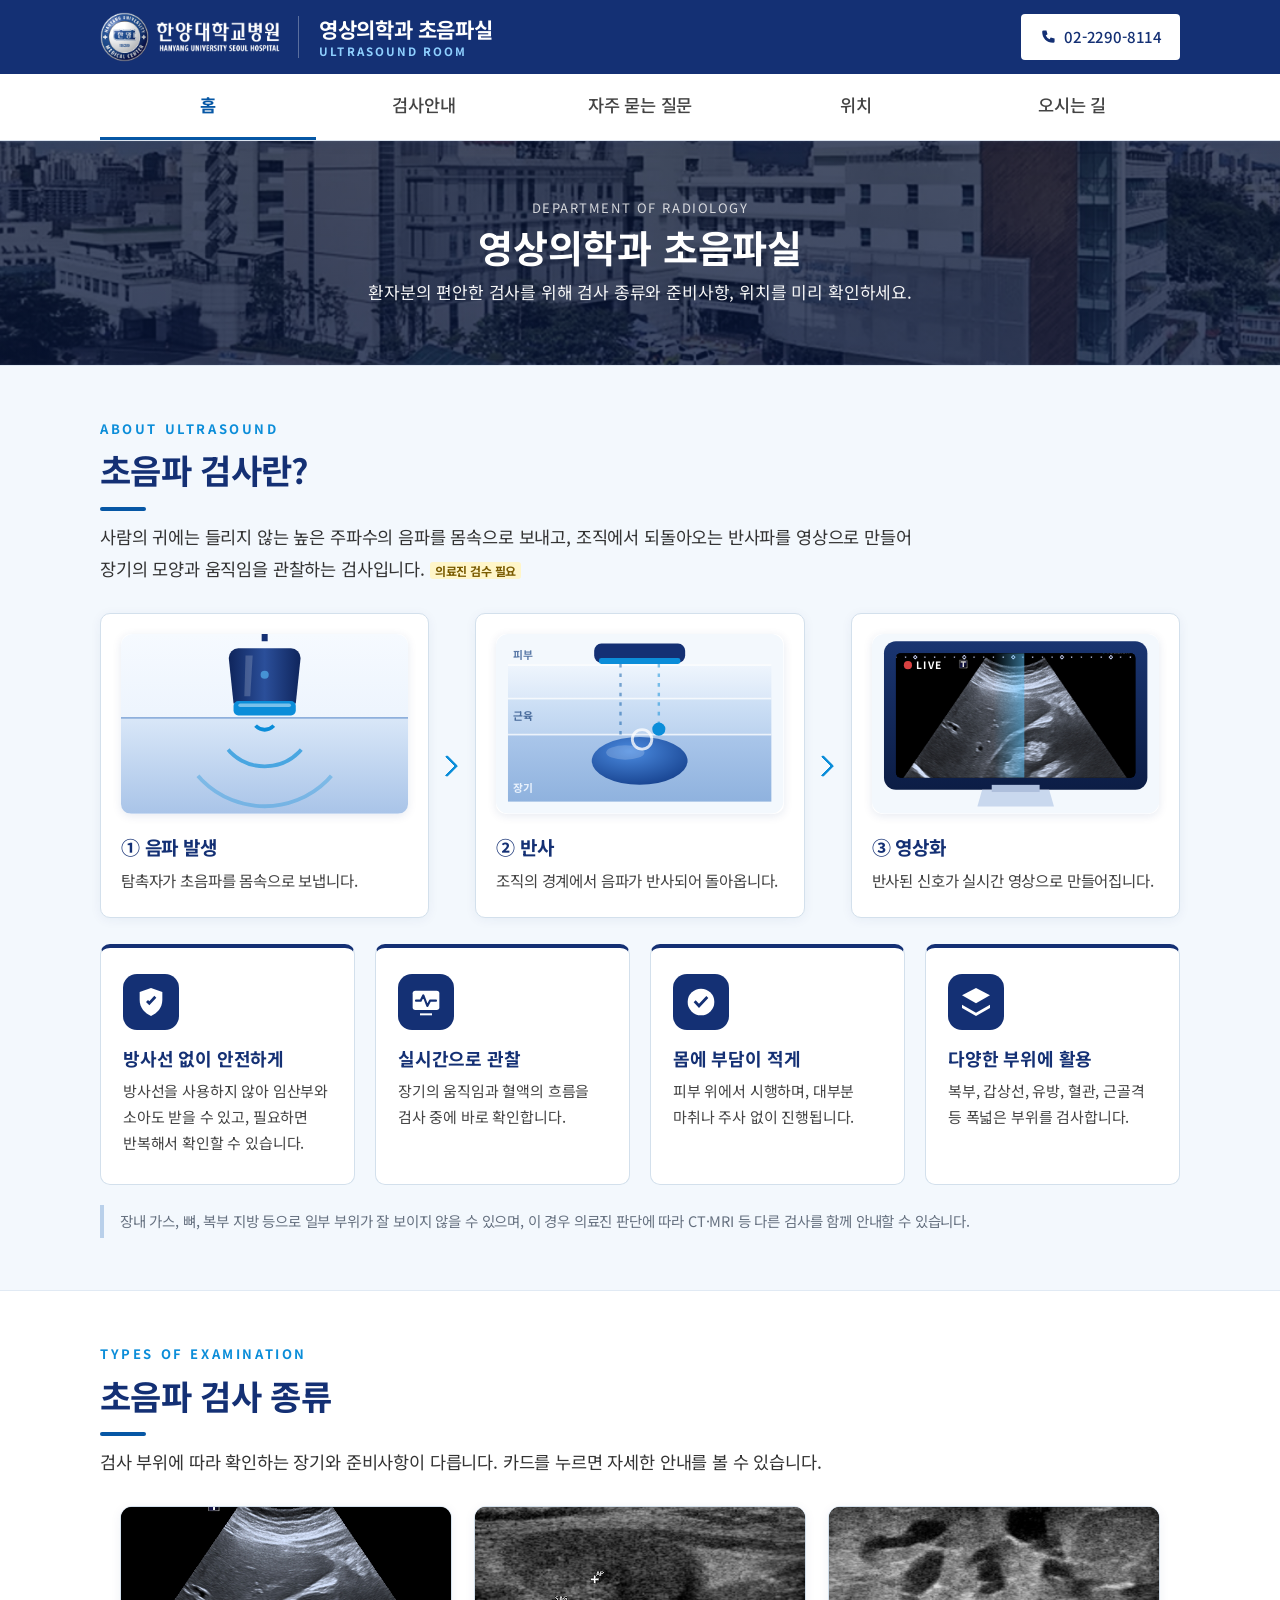
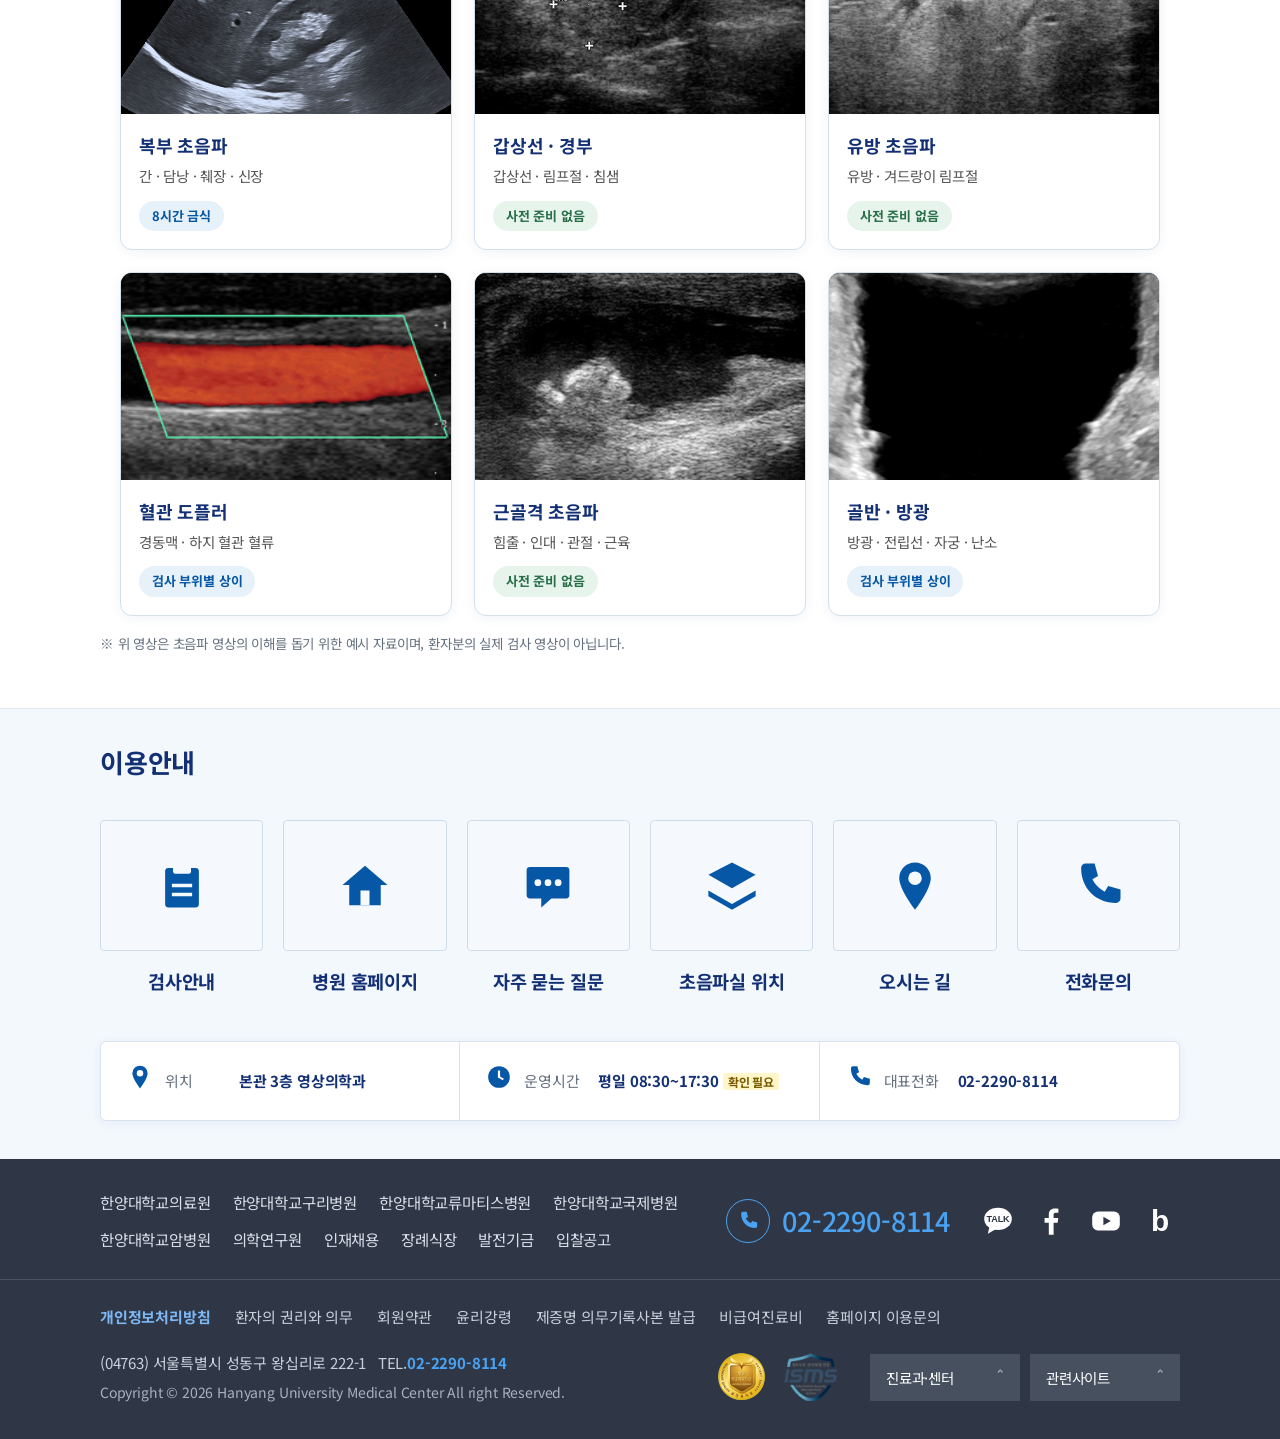
<file: index.html>
<!doctype html>
<html lang="ko">
<head>
<meta charset="utf-8">
<meta name="viewport" content="width=device-width,initial-scale=1,viewport-fit=cover">
<title>초음파실 안내 | 한양대학교병원 영상의학과</title>
<meta name="description" content="한양대학교병원 영상의학과 초음파실 검사 안내, 초음파 검사란, 검사 종류, 위치, 오시는 길">
<link rel="preconnect" href="https://fonts.googleapis.com"><link rel="preconnect" href="https://fonts.gstatic.com" crossorigin><link rel="stylesheet" href="https://fonts.googleapis.com/css2?family=Noto+Sans+KR:wght@400;500;700&display=swap"><link rel="stylesheet" href="assets/style.css">
</head>
<body data-page="home" data-root="">

<section class="hero">
  <p class="eyebrow">Department of Radiology</p>
  <h1>영상의학과 초음파실</h1>
  <p class="d">환자분의 편안한 검사를 위해 검사 종류와 준비사항, 위치를 미리 확인하세요.</p>
</section>

<!-- 초음파 검사란? -->
<section class="sec tint" id="about">
  <div class="wrap">
    <header class="sh">
      <span class="sh-eyebrow">ABOUT ULTRASOUND</span>
      <h2>초음파 검사란?</h2>
      <p>사람의 귀에는 들리지 않는 높은 주파수의 음파를 몸속으로 보내고, 조직에서 되돌아오는 반사파를 영상으로 만들어 장기의 모양과 움직임을 관찰하는 검사입니다. <span class="tbc">의료진 검수 필요</span></p>
    </header>

    <ol class="flow">

      <!-- ① 음파 발생 -->
      <li>
        <figure>
          <svg viewBox="0 0 240 150" role="img" aria-label="탐촉자가 초음파를 몸속으로 보내는 모습(애니메이션)">
            <defs>
              <linearGradient id="f1bg" x1="0" y1="0" x2="0" y2="1"><stop offset="0" stop-color="#f6faff"/><stop offset="1" stop-color="#e3eefb"/></linearGradient>
              <linearGradient id="f1tis" x1="0" y1="0" x2="0" y2="1"><stop offset="0" stop-color="#d9e7f8"/><stop offset="1" stop-color="#a9c4e8"/></linearGradient>
              <linearGradient id="f1pr" x1="0" y1="0" x2="1" y2="0"><stop offset="0" stop-color="#0f255c"/><stop offset=".5" stop-color="#2b4f9a"/><stop offset="1" stop-color="#0f255c"/></linearGradient>
              <clipPath id="f1cone"><path d="M120 70L28 150H212Z"/></clipPath>
            </defs>
            <rect width="240" height="150" rx="10" fill="url(#f1bg)"/>
            <rect y="70" width="240" height="80" fill="url(#f1tis)"/>
            <path d="M0 70H240" stroke="#8fb0dc" stroke-width="1.5"/>
            <g clip-path="url(#f1cone)" fill="none" stroke="#0b8dd9" stroke-width="3.2">
              <circle cx="120" cy="70" r="10"><animate attributeName="r" values="10;110" dur="2.4s" repeatCount="indefinite"/><animate attributeName="opacity" values=".95;0" dur="2.4s" repeatCount="indefinite"/></circle>
              <circle cx="120" cy="70" r="10"><animate attributeName="r" values="10;110" dur="2.4s" begin=".8s" repeatCount="indefinite"/><animate attributeName="opacity" values=".95;0" dur="2.4s" begin=".8s" repeatCount="indefinite"/></circle>
              <circle cx="120" cy="70" r="10"><animate attributeName="r" values="10;110" dur="2.4s" begin="1.6s" repeatCount="indefinite"/><animate attributeName="opacity" values=".95;0" dur="2.4s" begin="1.6s" repeatCount="indefinite"/></circle>
            </g>
            <path d="M120 6V-2" stroke="#143074" stroke-width="5"/>
            <path d="M98 12h44a8 8 0 0 1 8 8l-4 38h-52l-4-38a8 8 0 0 1 8-8z" fill="url(#f1pr)"/>
            <path d="M104 18h6l-2 34h-5z" fill="#fff" opacity=".18"/>
            <rect x="94" y="56" width="52" height="12" rx="4" fill="#0b8dd9"/>
            <rect x="98" y="58" width="44" height="3" rx="1.5" fill="#fff" opacity=".45"/>
            <circle cx="120" cy="34" r="3.4" fill="#5cc5ff"><animate attributeName="opacity" values="1;.25;1" dur="1.2s" repeatCount="indefinite"/></circle>
          </svg>
        </figure>
        <b>① 음파 발생</b><p>탐촉자가 초음파를 몸속으로 보냅니다.</p>
      </li>

      <!-- ② 반사 -->
      <li>
        <figure>
          <svg viewBox="0 0 240 150" role="img" aria-label="조직의 경계에서 초음파가 반사되는 모습(애니메이션)">
            <defs>
              <linearGradient id="f2a" x1="0" y1="0" x2="0" y2="1"><stop offset="0" stop-color="#eef5fd"/><stop offset="1" stop-color="#dbe8f8"/></linearGradient>
              <linearGradient id="f2b" x1="0" y1="0" x2="0" y2="1"><stop offset="0" stop-color="#cfe1f6"/><stop offset="1" stop-color="#bcd3ef"/></linearGradient>
              <linearGradient id="f2c" x1="0" y1="0" x2="0" y2="1"><stop offset="0" stop-color="#aac6ea"/><stop offset="1" stop-color="#8fb2de"/></linearGradient>
              <radialGradient id="f2o" cx="40%" cy="30%" r="80%"><stop offset="0" stop-color="#4b8be0"/><stop offset="1" stop-color="#143e8a"/></radialGradient>
            </defs>
            <rect width="240" height="150" rx="10" fill="#f3f8fd"/>
            <rect x="10" y="26" width="220" height="28" fill="url(#f2a)"/>
            <rect x="10" y="54" width="220" height="30" fill="url(#f2b)"/>
            <rect x="10" y="84" width="220" height="56" fill="url(#f2c)"/>
            <path d="M10 26H230M10 54H230M10 84H230" stroke="#fff" stroke-width="1.4" opacity=".7"/>
            <ellipse cx="120" cy="106" rx="40" ry="20" fill="url(#f2o)"/>
            <ellipse cx="108" cy="99" rx="16" ry="6" fill="#fff" opacity=".18"/>
            <rect x="82" y="8" width="76" height="16" rx="6" fill="#143074"/>
            <rect x="86" y="20" width="68" height="5" rx="2" fill="#0b8dd9"/>
            <path d="M104 25V84" stroke="#0657a5" stroke-width="2" stroke-dasharray="3 5" opacity=".5"/>
            <path d="M136 84V25" stroke="#0b8dd9" stroke-width="2" stroke-dasharray="3 5" opacity=".5"/>
            <circle r="5.5" fill="#0657a5">
              <animateMotion path="M104 26V88" dur="2.4s" repeatCount="indefinite" keyTimes="0;1" calcMode="linear"/>
              <animate attributeName="opacity" values="1;1;0;0" keyTimes="0;.4;.5;1" dur="2.4s" repeatCount="indefinite"/>
            </circle>
            <circle r="5.5" fill="#0b8dd9">
              <animateMotion path="M136 88V26" dur="2.4s" repeatCount="indefinite" begin="1.2s" calcMode="linear"/>
              <animate attributeName="opacity" values="0;1;1;0" keyTimes="0;.1;.8;1" dur="2.4s" repeatCount="indefinite" begin="1.2s"/>
            </circle>
            <circle cx="122" cy="88" r="4" fill="none" stroke="#fff" stroke-width="2.4">
              <animate attributeName="r" values="4;34" dur="2.4s" begin="1.2s" repeatCount="indefinite"/>
              <animate attributeName="opacity" values=".9;0" dur="2.4s" begin="1.2s" repeatCount="indefinite"/>
            </circle>
            <text x="14" y="21" font-size="9" fill="#5b7aa8" font-weight="700">피부</text>
            <text x="14" y="72" font-size="9" fill="#4a6c9c" font-weight="700">근육</text>
            <text x="14" y="132" font-size="9" fill="#e8f1fc" font-weight="700">장기</text>
          </svg>
        </figure>
        <b>② 반사</b><p>조직의 경계에서 음파가 반사되어 돌아옵니다.</p>
      </li>

      <!-- ③ 영상화 -->
      <li>
        <figure>
          <svg viewBox="0 0 240 150" role="img" aria-label="반사된 신호가 실시간 영상으로 표시되는 초음파 모니터(애니메이션)">
            <defs>
              <linearGradient id="f3bz" x1="0" y1="0" x2="0" y2="1"><stop offset="0" stop-color="#1a3571"/><stop offset="1" stop-color="#0c1d45"/></linearGradient>
              <linearGradient id="f3sw" x1="0" y1="0" x2="1" y2="0"><stop offset="0" stop-color="#5cc5ff" stop-opacity="0"/><stop offset="1" stop-color="#5cc5ff" stop-opacity=".55"/></linearGradient>
              <clipPath id="f3scr"><rect x="20" y="16" width="200" height="104" rx="4"/></clipPath>
            </defs>
            <rect width="240" height="150" rx="10" fill="#f3f8fd"/>
            <rect x="10" y="6" width="220" height="124" rx="10" fill="url(#f3bz)"/>
            <rect x="20" y="16" width="200" height="104" rx="4" fill="#000"/>
            <g clip-path="url(#f3scr)">
              <image href="img/us/abdomen.jpg" x="-30" y="-8" width="300" height="225" preserveAspectRatio="none"/>
              <rect x="20" y="16" width="26" height="104" fill="url(#f3sw)">
                <animate attributeName="x" values="14;196" dur="3.2s" repeatCount="indefinite"/>
              </rect>
              <rect x="20" y="16" width="200" height="104" fill="none"/>
            </g>
            <circle cx="30" cy="26" r="3.4" fill="#ff4d4d"><animate attributeName="opacity" values="1;.2;1" dur="1.4s" repeatCount="indefinite"/></circle>
            <text x="37" y="29" font-size="8.5" font-weight="700" fill="#fff" letter-spacing="1">LIVE</text>
            <path d="M92 130h56l4 14H88z" fill="#c9d8ee"/>
            <rect x="100" y="126" width="40" height="6" fill="#aebfdc"/>
          </svg>
        </figure>
        <b>③ 영상화</b><p>반사된 신호가 실시간 영상으로 만들어집니다.</p>
      </li>
    </ol>

    <ul class="traits">
      <li><span class="tr-ic" data-i="i-shield"></span><b>방사선 없이 안전하게</b><p>방사선을 사용하지 않아 임산부와 소아도 받을 수 있고, 필요하면 반복해서 확인할 수 있습니다.</p></li>
      <li><span class="tr-ic" data-i="i-live"></span><b>실시간으로 관찰</b><p>장기의 움직임과 혈액의 흐름을 검사 중에 바로 확인합니다.</p></li>
      <li><span class="tr-ic" data-i="i-check"></span><b>몸에 부담이 적게</b><p>피부 위에서 시행하며, 대부분 마취나 주사 없이 진행됩니다.</p></li>
      <li><span class="tr-ic" data-i="i-floor"></span><b>다양한 부위에 활용</b><p>복부, 갑상선, 유방, 혈관, 근골격 등 폭넓은 부위를 검사합니다.</p></li>
    </ul>
    <p class="about-note">장내 가스, 뼈, 복부 지방 등으로 일부 부위가 잘 보이지 않을 수 있으며, 이 경우 의료진 판단에 따라 CT·MRI 등 다른 검사를 함께 안내할 수 있습니다.</p>
  </div>
</section>

<!-- 초음파 검사 종류 -->
<section class="sec" id="types">
  <div class="wrap">
    <header class="sh">
      <span class="sh-eyebrow">TYPES OF EXAMINATION</span>
      <h2>초음파 검사 종류</h2>
      <p>검사 부위에 따라 확인하는 장기와 준비사항이 다릅니다. 카드를 누르면 자세한 안내를 볼 수 있습니다.</p>
    </header>

    <div class="types-grid">
      <a class="tcard" href="exam/" data-part="e-abd">
        <div class="timg" role="img" aria-label="복부(간·신장) 초음파 영상" style="background-image:url(img/us/abdomen.jpg);background-size:150% auto;background-position:50% 34%"></div>
        <div class="tb"><b>복부 초음파</b><p>간 · 담낭 · 췌장 · 신장</p><span class="chip2">8시간 금식</span></div>
      </a>
      <a class="tcard" href="exam/" data-part="e-thy">
        <div class="timg" role="img" aria-label="갑상선 초음파 영상" style="background-image:url(img/us/thyroid.jpg);background-size:147% auto;background-position:80% 37%"></div>
        <div class="tb"><b>갑상선 · 경부</b><p>갑상선 · 림프절 · 침샘</p><span class="chip2 ok">사전 준비 없음</span></div>
      </a>
      <a class="tcard" href="exam/" data-part="e-brs">
        <div class="timg" role="img" aria-label="유방 초음파 영상" style="background-image:url(img/us/breast.jpg);background-size:119% auto;background-position:52% 55%"></div>
        <div class="tb"><b>유방 초음파</b><p>유방 · 겨드랑이 림프절</p><span class="chip2 ok">사전 준비 없음</span></div>
      </a>
      <a class="tcard" href="exam/" data-part="e-vas">
        <div class="timg" role="img" aria-label="혈관 컬러 도플러 초음파 영상" style="background-image:url(img/us/doppler.jpg);background-size:153% auto;background-position:71% 63%"></div>
        <div class="tb"><b>혈관 도플러</b><p>경동맥 · 하지 혈관 혈류</p><span class="chip2">검사 부위별 상이</span></div>
      </a>
      <a class="tcard" href="exam/" data-part="e-msk">
        <div class="timg" role="img" aria-label="근골격(무릎) 초음파 영상" style="background-image:url(img/us/msk.jpg);background-size:119% auto;background-position:52% 46%"></div>
        <div class="tb"><b>근골격 초음파</b><p>힘줄 · 인대 · 관절 · 근육</p><span class="chip2 ok">사전 준비 없음</span></div>
      </a>
      <a class="tcard" href="exam/" data-part="e-pel">
        <div class="timg" role="img" aria-label="방광 초음파 영상" style="background-image:url(img/us/pelvis.jpg);background-size:141% auto;background-position:57% 44%"></div>
        <div class="tb"><b>골반 · 방광</b><p>방광 · 전립선 · 자궁 · 난소</p><span class="chip2">검사 부위별 상이</span></div>
      </a>
    </div>

    <p class="types-note">※ 위 영상은 초음파 영상의 이해를 돕기 위한 예시 자료이며, 환자분의 실제 검사 영상이 아닙니다.</p>
  </div>
</section>

<section class="band tint2">
  <div class="wrap">
    <div class="infocard">
      <div><span data-i="i-pin"></span><span class="k">위치</span><b>본관 3층 영상의학과</b></div>
      <div><span data-i="i-clock"></span><span class="k">운영시간</span><b>평일 08:30~17:30 <span class="tbc">확인 필요</span></b></div>
      <div><span data-i="i-phone"></span><span class="k">대표전화</span><b>02-2290-8114</b></div>
    </div>
    <h2 class="band-h">이용안내</h2>
    <div class="tiles">
      <a class="tile" href="exam/"><span class="ti" data-i="i-exam"></span><b>검사안내</b></a>
      <a class="tile" href="https://seoul.hyumc.com/" target="_blank" rel="noopener"><span class="ti" data-i="i-home"></span><b>병원 홈페이지</b></a>
      <a class="tile" href="faq/"><span class="ti" data-i="i-faq"></span><b>자주 묻는 질문</b></a>
      <a class="tile" href="location/"><span class="ti" data-i="i-floor"></span><b>초음파실 위치</b></a>
      <a class="tile" href="directions/"><span class="ti" data-i="i-pin"></span><b>오시는 길</b></a>
      <a class="tile" href="tel:0222908114"><span class="ti" data-i="i-phone"></span><b>전화문의</b></a>
    </div>
  </div>
</section>

<script src="assets/site.js"></script>

<!-- 검사 부위별 안내 팝업 (검사안내 페이지의 내용을 불러와 표시) -->
<div class="pop" id="pop" hidden>
  <div class="pop-bg" data-close></div>
  <div class="pop-box" role="dialog" aria-modal="true" aria-labelledby="pop-t">
    <button class="pop-x" type="button" data-close aria-label="닫기">&times;</button>
    <div class="pop-head">
      <div class="pop-thumb" id="pop-thumb" role="img" aria-hidden="true"></div>
      <div><span class="pop-eyebrow">검사 부위별 안내</span><h3 id="pop-t"></h3><span class="chip2" id="pop-chip"></span></div>
    </div>
    <div class="pop-c" id="pop-c"></div>
    <div class="pop-foot"><span class="tbc">의료진 검수 필요</span><a class="btn p" href="exam/">검사안내 전체 보기</a></div>
  </div>
</div>
<script>
(function(){
  var pop=document.getElementById('pop'),body=document.getElementById('pop-c'),last=null,cache=null;
  function load(){
    if(!cache){cache=fetch('exam/').then(function(r){if(!r.ok)throw new Error('x');return r.text();}).then(function(t){return new DOMParser().parseFromString(t,'text/html');});}
    return cache;
  }
  function close(){pop.hidden=true;document.body.classList.remove('pop-open');if(last)last.focus();}
  function open(card){
    var id=card.getAttribute('data-part');last=card;
    load().then(function(doc){
      var panel=doc.getElementById(id);if(!panel)throw new Error('x');
      var t=card.querySelector('.tb b').textContent,chip=card.querySelector('.chip2');
      document.getElementById('pop-t').textContent=t;
      var c=document.getElementById('pop-chip');c.textContent=chip.textContent;c.className=chip.className;
      var th=document.getElementById('pop-thumb'),im=card.querySelector('.timg');
      th.style.cssText=im.getAttribute('style');
      body.innerHTML=panel.innerHTML;
      window.hydrate(body);
      pop.hidden=false;document.body.classList.add('pop-open');
      pop.querySelector('.pop-box').scrollTop=0;
      pop.querySelector('.pop-x').focus();
    }).catch(function(){location.href='exam/';});
  }
  [].forEach.call(document.querySelectorAll('.tcard'),function(a){a.addEventListener('click',function(e){e.preventDefault();open(a);});});
  [].forEach.call(pop.querySelectorAll('[data-close]'),function(b){b.addEventListener('click',close);});
  document.addEventListener('keydown',function(e){if(e.key==='Escape'&&!pop.hidden)close();});
})();
</script>
</body>
</html>
</file>
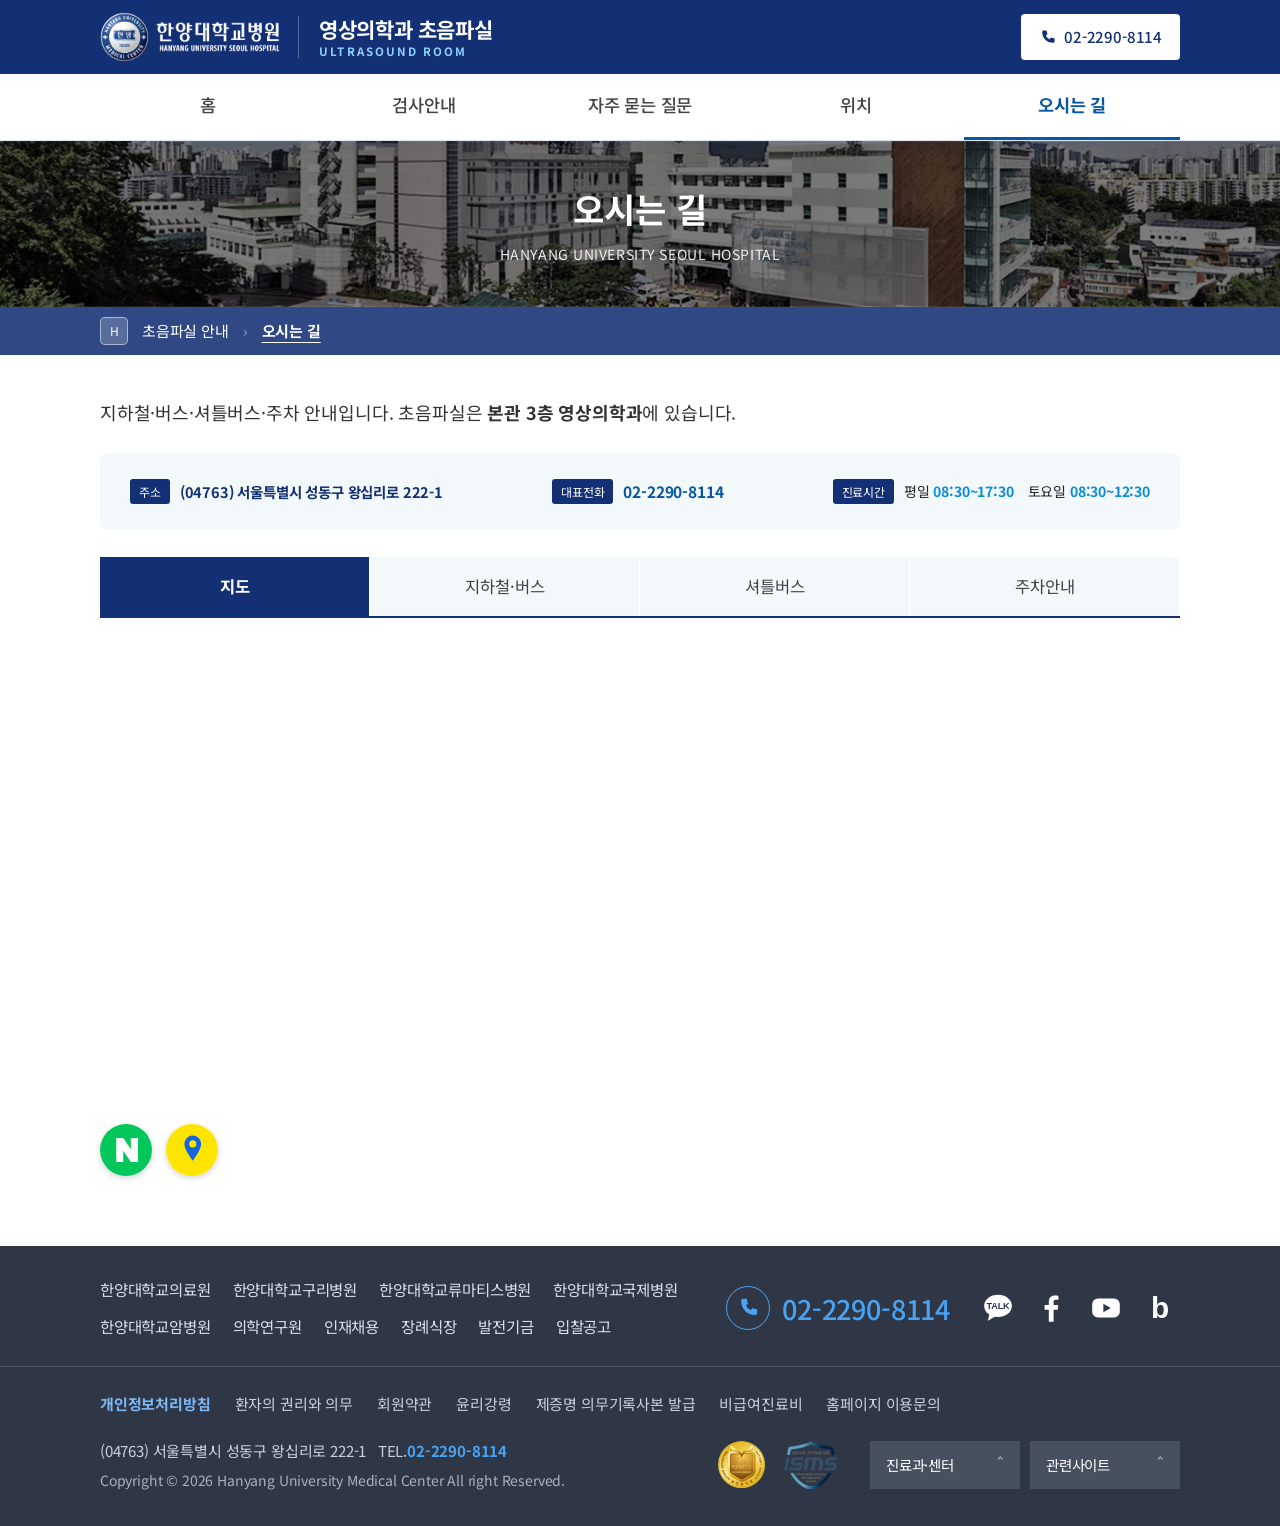
<file: directions/index.html>
<!doctype html>
<html lang="ko">
<head>
<meta charset="utf-8">
<meta name="viewport" content="width=device-width,initial-scale=1,viewport-fit=cover">
<title>오시는 길 | 초음파실 안내 | 한양대학교병원 영상의학과</title>
<link rel="preconnect" href="https://fonts.googleapis.com"><link rel="preconnect" href="https://fonts.gstatic.com" crossorigin><link rel="stylesheet" href="https://fonts.googleapis.com/css2?family=Noto+Sans+KR:wght@400;500;700&display=swap"><link rel="stylesheet" href="../assets/style.css">
</head>
<body data-title="오시는 길" data-page="directions" data-root="../">
<main class="wrap">
  <div class="ptitle"><p>지하철·버스·셔틀버스·주차 안내입니다. 초음파실은 <b>본관 3층 영상의학과</b>에 있습니다.</p></div>

  <div class="addr">
    <div><span class="lb">주소</span><b class="a1">(04763) 서울특별시 성동구 왕십리로 222-1</b></div>
    <div><span class="lb">대표전화</span><b class="a2">02-2290-8114</b></div>
    <div><span class="lb">진료시간</span><span class="hrs"><span>평일 <b class="a3">08:30~17:30</b></span><span class="sp2">토요일 <b class="a3">08:30~12:30</b></span></span></div>
  </div>

  <div class="subtabs c2" role="tablist">
    <button class="on" data-s="s-map">지도</button>
    <button data-s="s-sub">지하철·버스</button>
    <button data-s="s-shuttle">셔틀버스</button>
    <button data-s="s-park">주차안내</button>
  </div>

  <!-- 지도 -->
  <div class="sp on" id="s-map">
    <div class="map-wrap">
      <div id="daumRoughmapContainer1776865519224" class="root_daum_roughmap root_daum_roughmap_landing"></div>
    </div>
    <div class="maplinks">
      <a target="_blank" rel="noopener" href="https://map.naver.com/p/search/한양대학교병원" aria-label="네이버 지도" title="네이버 지도"><svg viewBox="0 0 48 48"><circle cx="24" cy="24" r="24" fill="#03c75a"/><path fill="#fff" d="M15 13h6.5l7 10.2V13H35v22h-6.5l-7-10.2V35H15z"/></svg></a>
      <a target="_blank" rel="noopener" href="https://map.kakao.com/?q=한양대학교병원" aria-label="카카오맵" title="카카오맵"><svg viewBox="0 0 48 48"><circle cx="24" cy="24" r="24" fill="#fee500"/><g transform="translate(11.5 9) scale(.55)"><path fill="#1565e0" d="M24 3a14 14 0 0 0-14 14c0 10 14 28 14 28s14-18 14-28A14 14 0 0 0 24 3z"/><circle fill="#fee500" cx="24" cy="17" r="6"/></g></svg></a>
    </div>
  </div>

  <!-- 지하철·버스 -->
  <div class="sp" id="s-sub">
    <h3 class="sub-h" style="margin-top:0">지하철</h3>
    <table class="tbl">
      <thead><tr><th>역</th><th>출구 · 이동 방법</th></tr></thead>
      <tbody>
        <tr><td><span class="chip l2">2호선</span>한양대역</td><td><b>1번 출구</b> → 한양대학교 정문까지 400m (도보 약 5분) 또는 <b>셔틀버스 1호차</b></td></tr>
        <tr><td><span class="chip l2">2호선</span><span class="chip l5">5호선</span>왕십리역<br><small style="font-weight:400;color:var(--sub)">분당선·경의중앙선</small></td><td><b>6번 또는 13번 출구</b> → 750m (도보 약 15분)<br><b>6-1번 출구</b> → 셔틀버스 2·3·4호차</td></tr>
      </tbody>
    </table>
    <h3 class="sub-h">버스</h3>
    <table class="tbl">
      <thead><tr><th>정류장</th><th>버스 번호</th></tr></thead>
      <tbody>
        <tr><td>병원 후문 · 사근파출소 앞<br><small style="font-weight:400;color:var(--sub)">04232 / 04233</small></td><td>지선버스 4211</td></tr>
        <tr><td>한양대부속고등학교<br><small style="font-weight:400;color:var(--sub)">04125 / 04126</small></td><td>지선버스 2013 · 간선버스 121</td></tr>
        <tr><td>한양대학교 정문 · 한양대정문앞<br><small style="font-weight:400;color:var(--sub)">04130</small></td><td>간선버스 121</td></tr>
        <tr><td>마을버스</td><td>평일 06:30~23:30 (10~15분 간격) · 토·일·공휴일 06:30~23:30 (12~16분 간격)</td></tr>
      </tbody>
    </table>
  </div>

  <!-- 셔틀 -->
  <div class="sp" id="s-shuttle">
    <div class="grid g2">
      <div class="card"><h3 data-i="i-bus">1호 · 한양대역 순환</h3>
        <ul><li>평일 08:00 ~ 17:20 (12분 간격)</li><li>토요일 08:30 ~ 12:10 (12분 간격)</li><li>일·공휴일 운행 안 함</li></ul>
        <p style="margin-top:8px;color:var(--sub);font-size:14px">본관 3층 응급실 앞 → 정문 → 후문 → 본관 1층</p></div>
      <div class="card"><h3 data-i="i-bus">2·3·4호 · 왕십리역 순환</h3>
        <ul><li>평일 08:00 ~ 17:05 (8분 간격)</li><li>토요일 08:30 ~ 12:05 (25분 간격)</li><li>일·공휴일 운행 안 함</li></ul>
        <p style="margin-top:8px;color:var(--sub);font-size:14px">본관 3층 응급실 앞 → 후문 → 왕십리역 6-1번 출구 맞은편 → 노인복지회관 → 후문 → 본관 1층</p></div>
    </div>
    <div class="notice">운행시간은 도로 사정에 따라 지연될 수 있습니다. 약국을 이용하실 분은 정문이나 후문에서 하차하시면 됩니다.</div>
  </div>

  <!-- 주차 -->
  <div class="sp" id="s-park">
    <div class="hl"><b>초음파 검사(각종 검사)</b> 시 <b>4시간 무료주차</b> · 당일 진료비계산서/영수증을 제시하세요. <span class="tbc">확인 필요</span></div>
    <div class="grid g2" style="align-items:start">
      <div>
        <h3 class="sub-h" style="margin-top:0">주차요금 <small style="font-weight:400;color:var(--sub)">(위치: 주차타워 1층)</small></h3>
        <table class="tbl">
          <tbody>
            <tr><td>무료시간</td><td>입차 후 10분 무료</td></tr>
            <tr><td>30분까지</td><td>2,000원</td></tr>
            <tr><td>30분 초과</td><td>10분당 500원</td></tr>
            <tr><td>선불 기간권</td><td>1일(24시간) 20,000원 · 30일 120,000원</td></tr>
          </tbody>
        </table>
        <p style="font-size:13.5px;color:var(--sub);margin-top:8px">주차요금 문의 02-2290-8557 · 무인 정산기: 본관 1·3층, 동관 1층, 타워주차장 1층</p>
      </div>
      <div>
        <h3 class="sub-h" style="margin-top:0">무료주차 (주요 항목)</h3>
        <table class="tbl">
          <tbody>
            <tr><td>외래 진료</td><td>4시간</td></tr>
            <tr><td>각종 검사</td><td>4시간</td></tr>
            <tr><td>핵의학과 검사 등</td><td>8시간</td></tr>
            <tr><td>입원 · 퇴원</td><td>입원당일 24시간 · 퇴원당일 24시까지</td></tr>
            <tr><td>진료예약·서류수정</td><td>1시간 (주차확인서)</td></tr>
          </tbody>
        </table>
        <p style="font-size:13.5px;color:var(--sub);margin-top:8px">※ 당일 진료비계산서/영수증 제시 · 상세 기준은 병원 주차안내 참고</p>
      </div>
    </div>
    <img src="../img/parking.png" alt="병원 주차장 및 차량 입·출구 위치" style="margin-top:14px;border:1px solid var(--line);border-radius:6px">
  </div>
</main>
<script src="../assets/site.js"></script>
<script>
document.querySelectorAll('.subtabs button').forEach(function(b){b.addEventListener('click',function(){
  document.querySelectorAll('.subtabs button').forEach(function(x){x.classList.toggle('on',x===b)});
  document.querySelectorAll('.sp').forEach(function(p){p.classList.toggle('on',p.id===b.dataset.s)});
})});
</script>
<!-- 카카오 지도 퍼가기(키 불필요). 병원 홈페이지에서 사용 중인 동일 지도입니다. 별도 지도가 필요하면 map.kakao.com 퍼가기로 새로 생성 -->
<script charset="UTF-8" class="daum_roughmap_loader_script" src="https://ssl.daumcdn.net/dmaps/map_js_init/roughmapLoader.js"></script>
<script>
new daum.roughmap.Lander({"timestamp":"1776865519224","key":"misy5re4hkm","mapWidth":"100%","mapHeight":"460"}).render();
</script>
</body>
</html>
</file>
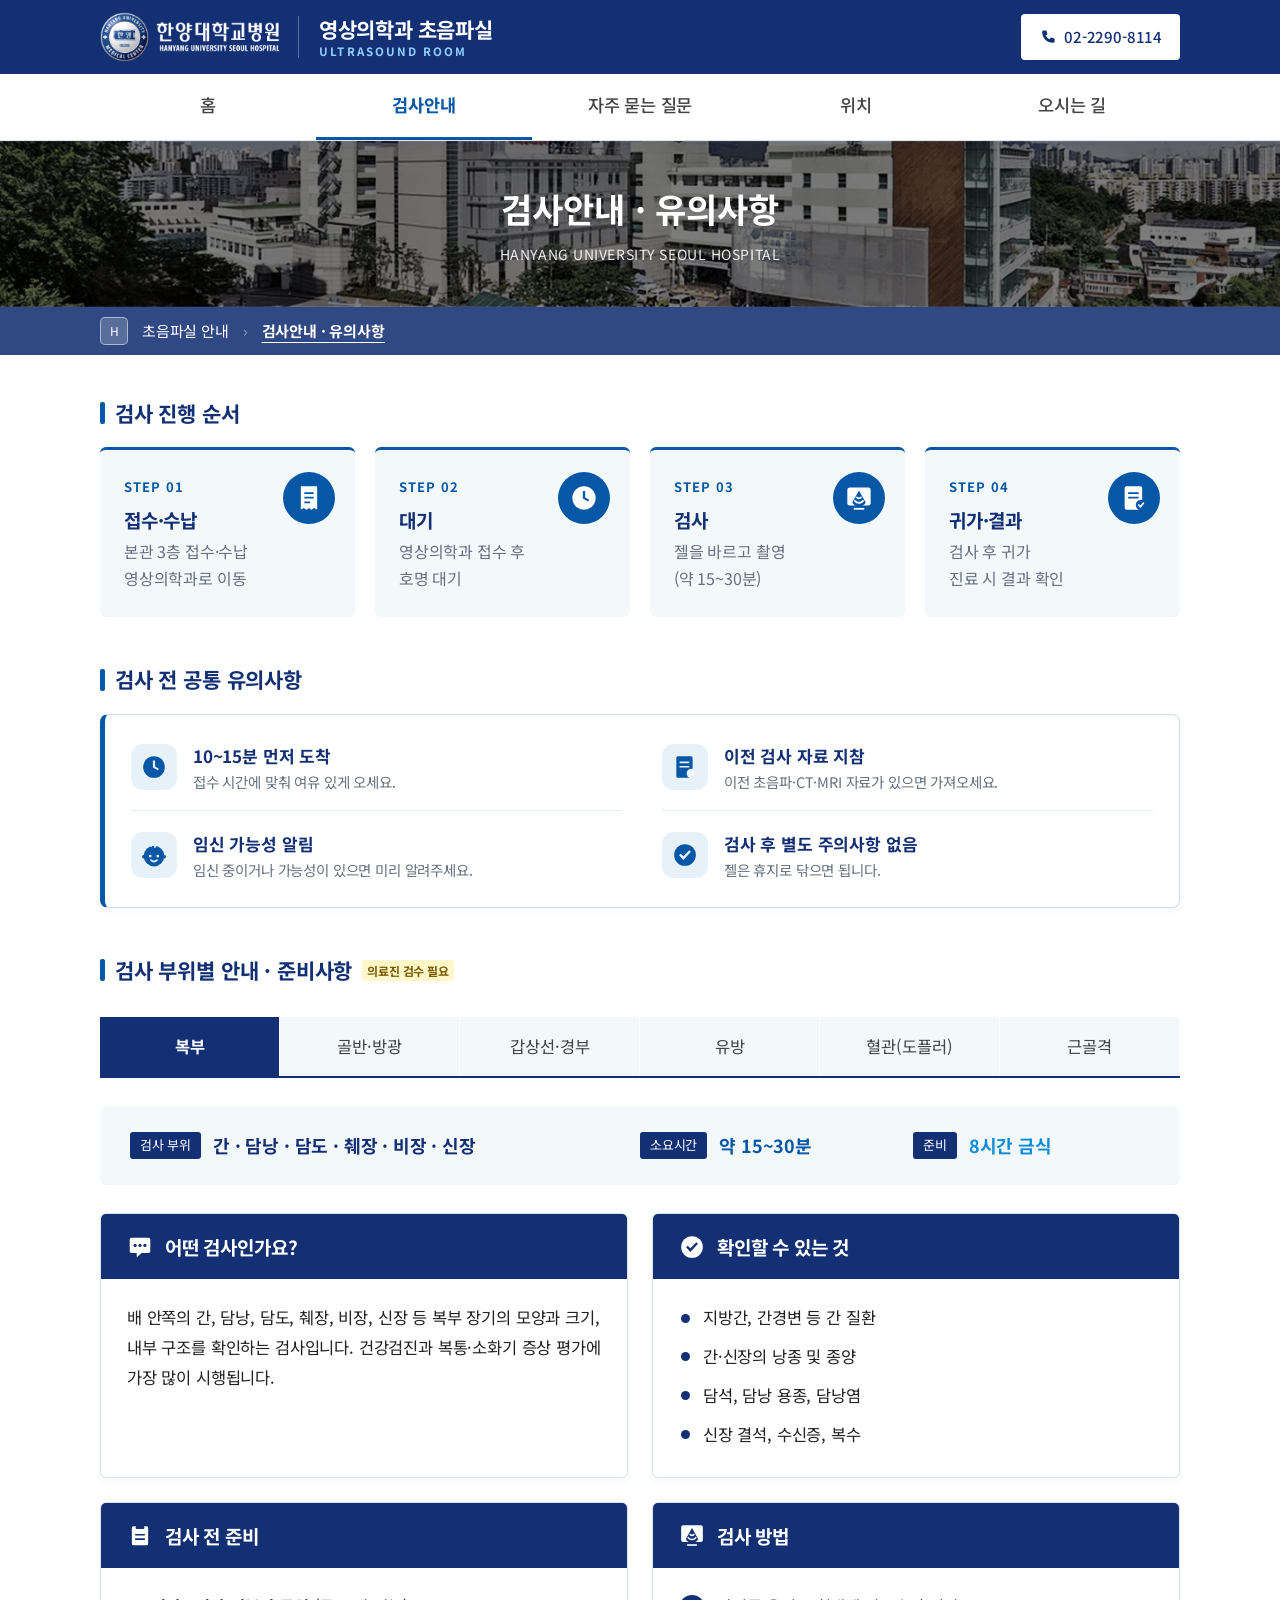
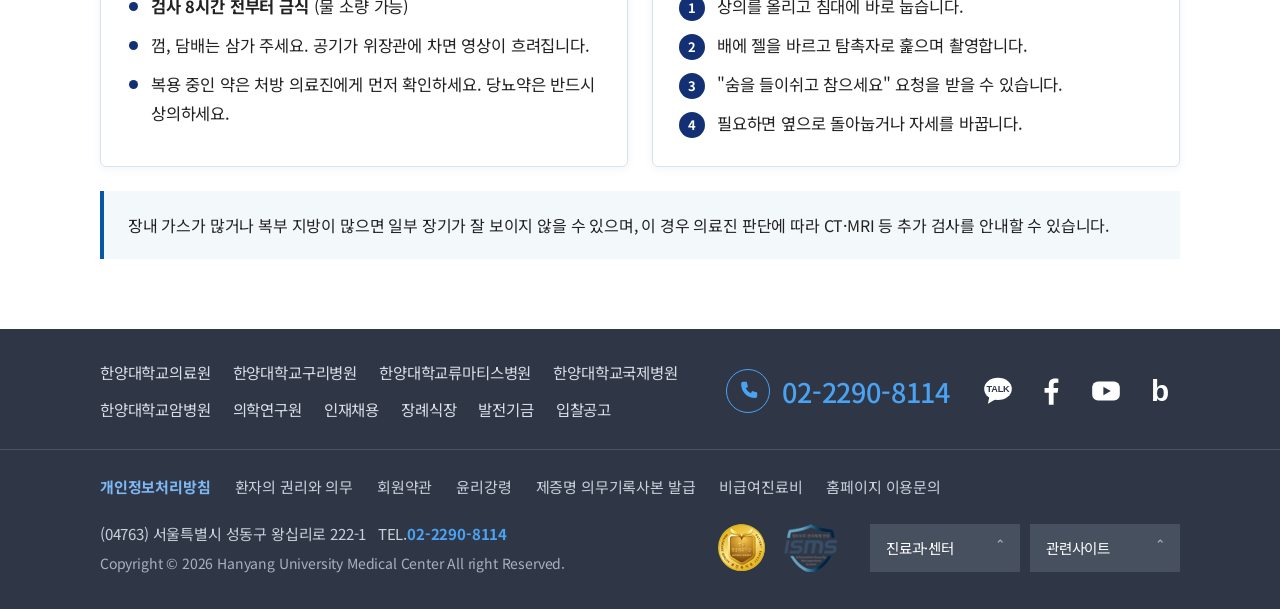
<file: exam/index.html>
<!doctype html>
<html lang="ko">
<head>
<meta charset="utf-8">
<meta name="viewport" content="width=device-width,initial-scale=1,viewport-fit=cover">
<title>검사안내·유의사항 | 초음파실 안내 | 한양대학교병원 영상의학과</title>
<link rel="preconnect" href="https://fonts.googleapis.com"><link rel="preconnect" href="https://fonts.gstatic.com" crossorigin><link rel="stylesheet" href="https://fonts.googleapis.com/css2?family=Noto+Sans+KR:wght@400;500;700&display=swap"><link rel="stylesheet" href="../assets/style.css">
</head>
<body data-title="검사안내 · 유의사항" data-page="exam" data-root="../">
<main class="wrap">
  <h3 class="sec-h">검사 진행 순서</h3>
  <div class="steps">
    <div class="step"><span class="si" data-i="i-receipt"></span><b>접수·수납</b><p><span>본관 3층 접수·수납</span><span>영상의학과로 이동</span></p></div>
    <div class="step"><span class="si" data-i="i-clock"></span><b>대기</b><p><span>영상의학과 접수 후</span><span>호명 대기</span></p></div>
    <div class="step"><span class="si" data-i="i-scan"></span><b>검사</b><p><span>젤을 바르고 촬영</span><span>(약 15~30분)</span></p></div>
    <div class="step"><span class="si" data-i="i-report"></span><b>귀가·결과</b><p><span>검사 후 귀가</span><span>진료 시 결과 확인</span></p></div>
  </div>

  <h3 class="sec-h">검사 전 공통 유의사항</h3>
  <div class="common-notice">
    <ul>
      <li><span class="ci" data-i="i-clock"></span><div><b>10~15분 먼저 도착</b><small>접수 시간에 맞춰 여유 있게 오세요.</small></div></li>
      <li><span class="ci" data-i="i-report"></span><div><b>이전 검사 자료 지참</b><small>이전 초음파·CT·MRI 자료가 있으면 가져오세요.</small></div></li>
      <li><span class="ci" data-i="i-baby"></span><div><b>임신 가능성 알림</b><small>임신 중이거나 가능성이 있으면 미리 알려주세요.</small></div></li>
      <li><span class="ci" data-i="i-check"></span><div><b>검사 후 별도 주의사항 없음</b><small>젤은 휴지로 닦으면 됩니다.</small></div></li>
    </ul>
  </div>

  <h3 class="sec-h">검사 부위별 안내 · 준비사항 <span class="tbc">의료진 검수 필요</span></h3>

  <div class="subtabs" id="ptabs" role="tablist">
    <button class="on" data-s="e-abd">복부</button>
    <button data-s="e-pel">골반·방광</button>
    <button data-s="e-thy">갑상선·경부</button>
    <button data-s="e-brs">유방</button>
    <button data-s="e-vas">혈관(도플러)</button>
    <button data-s="e-msk">근골격</button>
  </div>

  <!-- 복부 -->
  <div class="sp on" id="e-abd">
    <div class="ex-sum"><div><span class="k">검사 부위</span><b>간 · 담낭 · 담도 · 췌장 · 비장 · 신장</b></div><div><span class="k">소요시간</span><b>약 15~30분</b></div><div><span class="k">준비</span><b>8시간 금식</b></div></div>
    <div class="grid g2" style="align-items:start">
      <div class="card"><h3 data-i="i-faq">어떤 검사인가요?</h3><p>배 안쪽의 간, 담낭, 담도, 췌장, 비장, 신장 등 복부 장기의 모양과 크기, 내부 구조를 확인하는 검사입니다. 건강검진과 복통·소화기 증상 평가에 가장 많이 시행됩니다.</p></div>
      <div class="card"><h3 data-i="i-check">확인할 수 있는 것</h3><ul><li>지방간, 간경변 등 간 질환</li><li>간·신장의 낭종 및 종양</li><li>담석, 담낭 용종, 담낭염</li><li>신장 결석, 수신증, 복수</li></ul></div>
      <div class="card"><h3 data-i="i-exam">검사 전 준비</h3><ul><li><b>검사 8시간 전부터 금식</b> (물 소량 가능)</li><li>껌, 담배는 삼가 주세요. 공기가 위장관에 차면 영상이 흐려집니다.</li><li>복용 중인 약은 처방 의료진에게 먼저 확인하세요. 당뇨약은 반드시 상의하세요.</li></ul></div>
      <div class="card"><h3 data-i="i-scan">검사 방법</h3><ol class="ol"><li>상의를 올리고 침대에 바로 눕습니다.</li><li>배에 젤을 바르고 탐촉자로 훑으며 촬영합니다.</li><li>"숨을 들이쉬고 참으세요" 요청을 받을 수 있습니다.</li><li>필요하면 옆으로 돌아눕거나 자세를 바꿉니다.</li></ol></div>
    </div>
    <div class="notice">장내 가스가 많거나 복부 지방이 많으면 일부 장기가 잘 보이지 않을 수 있으며, 이 경우 의료진 판단에 따라 CT·MRI 등 추가 검사를 안내할 수 있습니다.</div>
  </div>

  <!-- 골반·방광 -->
  <div class="sp" id="e-pel">
    <div class="ex-sum"><div><span class="k">검사 부위</span><b>방광 · 전립선(남) · 자궁·난소(여, 복부 경유)</b></div><div><span class="k">소요시간</span><b>약 10~20분</b></div><div><span class="k">준비</span><b>소변 참고 방문 (방광 채우기)</b></div></div>
    <div class="grid g2" style="align-items:start">
      <div class="card"><h3 data-i="i-faq">어떤 검사인가요?</h3><p>배 아래쪽에 탐촉자를 대고 방광과 골반 장기를 확인하는 검사입니다. 소변이 찬 방광을 '창문'처럼 이용하므로 방광을 충분히 채워야 합니다.</p></div>
      <div class="card"><h3 data-i="i-check">확인할 수 있는 것</h3><ul><li>방광 결석, 방광 종양, 방광벽 두께</li><li>배뇨 후 잔뇨량</li><li>전립선 크기(전립선 비대)</li><li>자궁 근종, 난소 낭종 등</li></ul></div>
      <div class="card"><h3 data-i="i-exam">검사 전 준비</h3><ul><li><b>검사 1~2시간 전부터 물 500mL~1L</b>를 마시고 소변을 참아주세요.</li><li>검사 직전에는 화장실에 가지 마세요.</li><li>참기 어려울 만큼 불편하면 직원에게 알려주세요.</li></ul></div>
      <div class="card"><h3 data-i="i-scan">검사 방법</h3><ol class="ol"><li>하의를 배꼽 아래까지 내리고 눕습니다.</li><li>아랫배에 젤을 바르고 탐촉자로 촬영합니다.</li><li>필요하면 배뇨 후 잔뇨 확인을 위해 다시 촬영합니다.</li></ol></div>
    </div>
    <div class="notice">산부인과 초음파(질 초음파 포함)와 비뇨의학과 초음파(경직장 등)는 각 과의 초음파 검사실에서 시행됩니다. <span class="tbc">층수 확인 필요</span></div>
  </div>

  <!-- 갑상선·경부 -->
  <div class="sp" id="e-thy">
    <div class="ex-sum"><div><span class="k">검사 부위</span><b>갑상선 · 경부 림프절 · 침샘</b></div><div><span class="k">소요시간</span><b>약 10~20분</b></div><div><span class="k">준비</span><b>금식 불필요</b></div></div>
    <div class="grid g2" style="align-items:start">
      <div class="card"><h3 data-i="i-faq">어떤 검사인가요?</h3><p>목 앞쪽의 갑상선과 목의 림프절, 침샘의 모양과 내부 구조를 확인하는 검사입니다. 갑상선 결절 평가에 가장 기본이 되는 검사입니다.</p></div>
      <div class="card"><h3 data-i="i-check">확인할 수 있는 것</h3><ul><li>갑상선 결절 및 낭종의 크기·모양</li><li>갑상선염, 갑상선 비대</li><li>목 림프절 비대</li><li>침샘 결석·종양</li></ul></div>
      <div class="card"><h3 data-i="i-exam">검사 전 준비</h3><ul><li>금식이나 물 섭취 제한은 없습니다.</li><li>목걸이 등 장신구는 풀어주세요.</li><li>목 부위가 드러나는 편한 옷을 권장합니다.</li></ul></div>
      <div class="card"><h3 data-i="i-scan">검사 방법</h3><ol class="ol"><li>어깨 밑에 베개를 받치고 눕습니다.</li><li>고개를 뒤로 젖혀 목을 펴줍니다.</li><li>목에 젤을 바르고 탐촉자로 촬영합니다.</li><li>"침을 삼켜보세요" 요청을 받을 수 있습니다.</li></ol></div>
    </div>
    <div class="notice">결절이 의심되면 의료진 판단에 따라 세침흡인검사(조직검사)를 별도로 시행할 수 있으며, 이 경우 별도 안내를 드립니다.</div>
  </div>

  <!-- 유방 -->
  <div class="sp" id="e-brs">
    <div class="ex-sum"><div><span class="k">검사 부위</span><b>유방 · 겨드랑이 림프절</b></div><div><span class="k">소요시간</span><b>약 15~25분</b></div><div><span class="k">준비</span><b>금식 불필요</b></div></div>
    <div class="grid g2" style="align-items:start">
      <div class="card"><h3 data-i="i-faq">어떤 검사인가요?</h3><p>유방의 내부 구조를 확인하는 검사로, 유방촬영술(맘모그래피)로 잘 보이지 않는 치밀 유방이나 만져지는 멍울을 평가하는 데 도움이 됩니다.</p></div>
      <div class="card"><h3 data-i="i-check">확인할 수 있는 것</h3><ul><li>유방 낭종, 섬유선종 등 결절</li><li>유방촬영에서 발견된 병변의 추가 평가</li><li>겨드랑이 림프절 상태</li></ul></div>
      <div class="card"><h3 data-i="i-exam">검사 전 준비</h3><ul><li>금식이나 물 섭취 제한은 없습니다.</li><li>상·하의가 분리된 옷을 입고 오세요.</li><li>임신 중이거나 가능성이 있으면 미리 알려주세요.</li><li>이전 유방촬영·초음파 자료가 있으면 지참해주세요.</li></ul></div>
      <div class="card"><h3 data-i="i-scan">검사 방법</h3><ol class="ol"><li>상의를 탈의하고 가운을 착용합니다.</li><li>누운 자세에서 팔을 머리 위로 올립니다.</li><li>젤을 바르고 유방과 겨드랑이를 차례로 촬영합니다.</li></ol></div>
    </div>
    <div class="notice">조직검사가 필요한 경우에는 의료진 판단에 따라 별도로 예약·시행합니다.</div>
  </div>

  <!-- 혈관 -->
  <div class="sp" id="e-vas">
    <div class="ex-sum"><div><span class="k">검사 부위</span><b>경동맥 · 하지 동·정맥 · 복부 혈관 등</b></div><div><span class="k">소요시간</span><b>약 20~40분</b></div><div><span class="k">준비</span><b>부위별 상이</b></div></div>
    <div class="grid g2" style="align-items:start">
      <div class="card"><h3 data-i="i-faq">어떤 검사인가요?</h3><p>도플러 기능으로 혈관의 모양뿐 아니라 혈류의 방향과 속도를 함께 확인하는 검사입니다. 혈관이 좁아졌는지, 혈전이 있는지 평가합니다.</p></div>
      <div class="card"><h3 data-i="i-check">확인할 수 있는 것</h3><ul><li>경동맥 협착, 죽상경화판</li><li>하지 심부정맥 혈전(혈전증)</li><li>하지 정맥류, 정맥 판막 기능</li><li>하지 동맥 협착, 신동맥 평가</li></ul></div>
      <div class="card"><h3 data-i="i-exam">검사 전 준비</h3><ul><li>경동맥·하지 검사는 특별한 준비가 없습니다.</li><li>복부 혈관(신동맥 등) 검사는 <b>금식</b>이 필요할 수 있습니다.</li><li>하지 검사는 바지를 걷어 올리기 쉬운 옷을 입으세요.</li></ul></div>
      <div class="card"><h3 data-i="i-scan">검사 방법</h3><ol class="ol"><li>검사 부위를 노출하고 편안한 자세로 눕습니다.</li><li>젤을 바르고 탐촉자로 혈관을 따라 촬영합니다.</li><li>혈류 확인을 위해 종아리를 눌러 보거나 자세를 바꿀 수 있습니다.</li></ol></div>
    </div>
    <div class="notice">하지 정맥 검사는 서 있는 자세에서 시행하는 경우도 있습니다. 검사 부위별 안내는 접수 시 확인해 주세요.</div>
  </div>

  <!-- 근골격 -->
  <div class="sp" id="e-msk">
    <div class="ex-sum"><div><span class="k">검사 부위</span><b>어깨 · 팔꿈치 · 손목 · 무릎 · 발목 등</b></div><div><span class="k">소요시간</span><b>약 15~30분</b></div><div><span class="k">준비</span><b>금식 불필요</b></div></div>
    <div class="grid g2" style="align-items:start">
      <div class="card"><h3 data-i="i-faq">어떤 검사인가요?</h3><p>관절 주위의 힘줄, 인대, 근육, 연부조직을 확인하는 검사입니다. 관절을 움직이면서 실시간으로 확인하는 동적 검사가 가능한 것이 장점입니다.</p></div>
      <div class="card"><h3 data-i="i-check">확인할 수 있는 것</h3><ul><li>어깨 회전근개 힘줄염·파열</li><li>힘줄염, 인대 손상, 근육 파열</li><li>관절 삼출액, 활액막염</li><li>연부조직 낭종·결절종, 족저근막염</li></ul></div>
      <div class="card"><h3 data-i="i-exam">검사 전 준비</h3><ul><li>금식이나 물 섭취 제한은 없습니다.</li><li>검사 부위를 쉽게 노출할 수 있는 옷을 입으세요.</li><li>이전 X-ray·MRI 자료가 있으면 지참해주세요.</li></ul></div>
      <div class="card"><h3 data-i="i-scan">검사 방법</h3><ol class="ol"><li>검사 부위를 노출하고 앉거나 눕습니다.</li><li>젤을 바르고 탐촉자로 촬영합니다.</li><li>"팔(다리)을 움직여 보세요" 요청을 받을 수 있습니다.</li></ol></div>
    </div>
    <div class="notice">주사치료·시술이 필요한 경우에는 담당 진료과 안내에 따릅니다.</div>
  </div>
</main>
<script src="../assets/site.js"></script>
<script>
document.querySelectorAll('#ptabs button').forEach(function(b){b.addEventListener('click',function(){
  document.querySelectorAll('#ptabs button').forEach(function(x){x.classList.toggle('on',x===b)});
  document.querySelectorAll('.sp').forEach(function(p){p.classList.toggle('on',p.id===b.dataset.s)});
})});
</script>
</body>
</html>
</file>
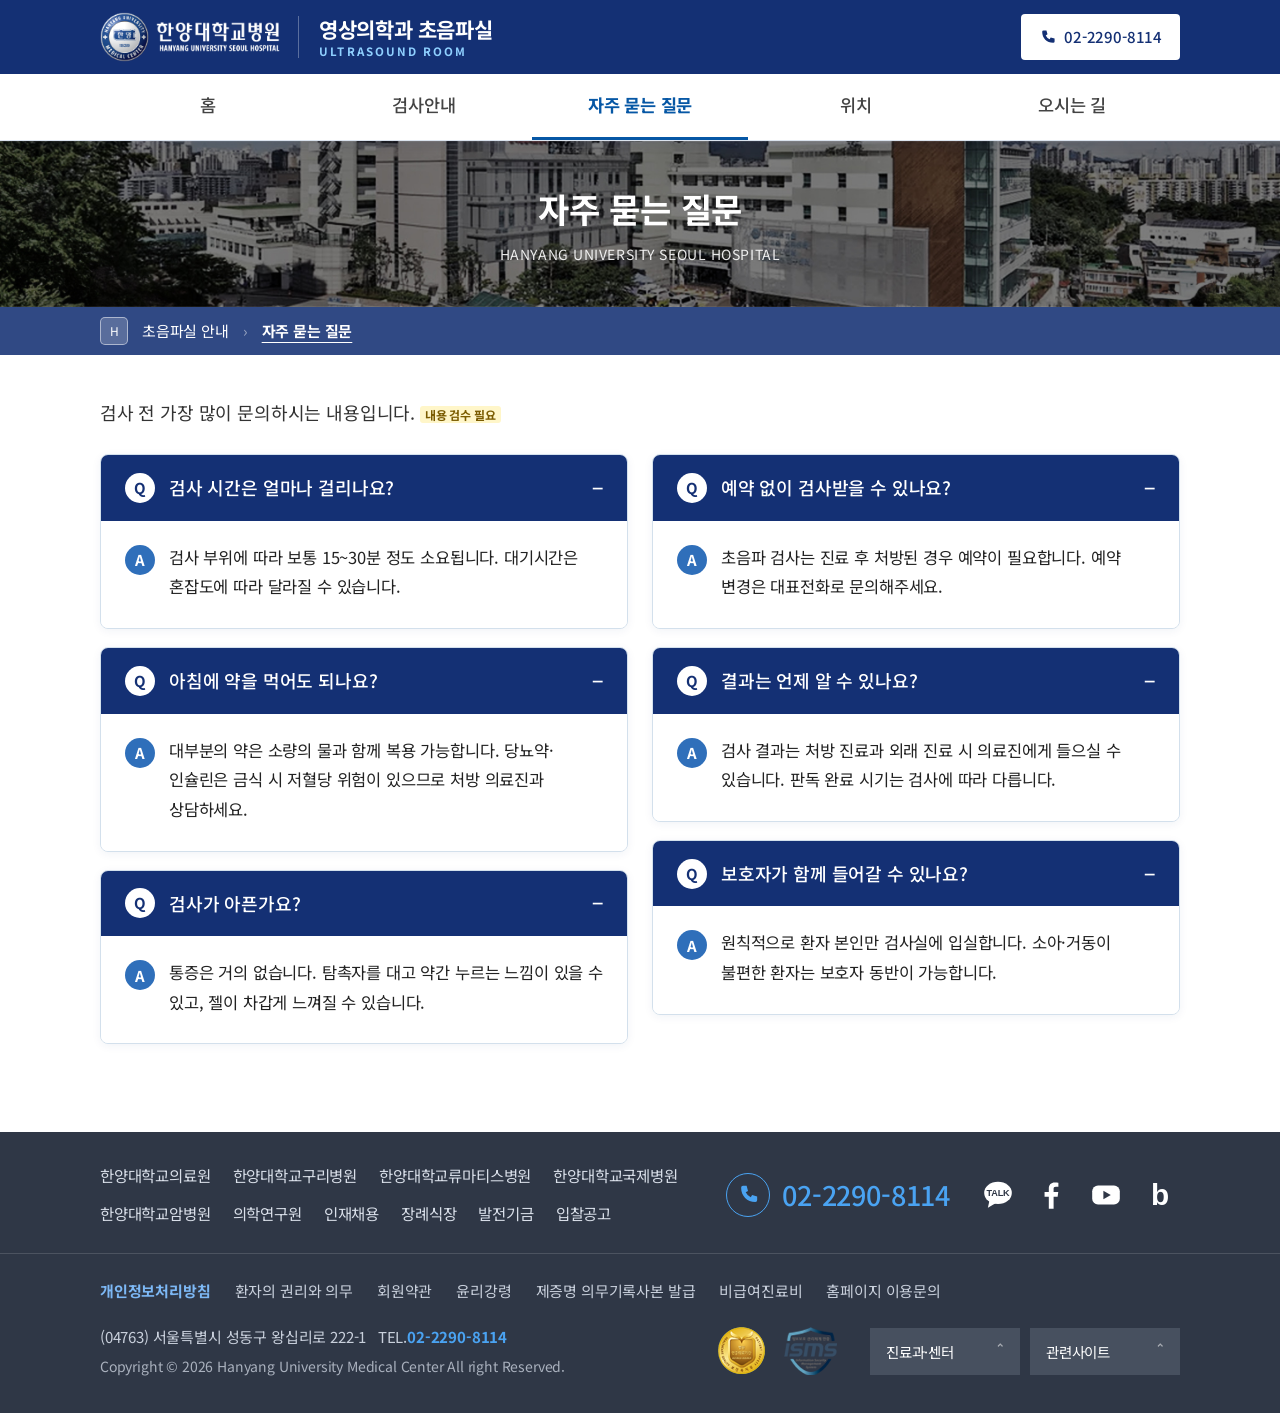
<file: faq/index.html>
<!doctype html>
<html lang="ko">
<head>
<meta charset="utf-8">
<meta name="viewport" content="width=device-width,initial-scale=1,viewport-fit=cover">
<title>자주 묻는 질문 | 초음파실 안내 | 한양대학교병원 영상의학과</title>
<link rel="preconnect" href="https://fonts.googleapis.com"><link rel="preconnect" href="https://fonts.gstatic.com" crossorigin><link rel="stylesheet" href="https://fonts.googleapis.com/css2?family=Noto+Sans+KR:wght@400;500;700&display=swap"><link rel="stylesheet" href="../assets/style.css">
</head>
<body data-title="자주 묻는 질문" data-page="faq" data-root="../">
<main class="wrap">
  <div class="ptitle"><h2>자주 묻는 질문</h2><p>검사 전 가장 많이 문의하시는 내용입니다. <span class="tbc">내용 검수 필요</span></p></div>
  <div class="grid g2" style="align-items:start">
    <div>
      <details open><summary><span>검사 시간은 얼마나 걸리나요?</span></summary><div class="a">검사 부위에 따라 보통 15~30분 정도 소요됩니다. 대기시간은 혼잡도에 따라 달라질 수 있습니다.</div></details>
      <details open><summary><span>아침에 약을 먹어도 되나요?</span></summary><div class="a">대부분의 약은 소량의 물과 함께 복용 가능합니다. 당뇨약·인슐린은 금식 시 저혈당 위험이 있으므로 처방 의료진과 상담하세요.</div></details>
      <details open><summary><span>검사가 아픈가요?</span></summary><div class="a">통증은 거의 없습니다. 탐촉자를 대고 약간 누르는 느낌이 있을 수 있고, 젤이 차갑게 느껴질 수 있습니다.</div></details>
    </div>
    <div>
      <details open><summary><span>예약 없이 검사받을 수 있나요?</span></summary><div class="a">초음파 검사는 진료 후 처방된 경우 예약이 필요합니다. 예약 변경은 대표전화로 문의해주세요.</div></details>
      <details open><summary><span>결과는 언제 알 수 있나요?</span></summary><div class="a">검사 결과는 처방 진료과 외래 진료 시 의료진에게 들으실 수 있습니다. 판독 완료 시기는 검사에 따라 다릅니다.</div></details>
      <details open><summary><span>보호자가 함께 들어갈 수 있나요?</span></summary><div class="a">원칙적으로 환자 본인만 검사실에 입실합니다. 소아·거동이 불편한 환자는 보호자 동반이 가능합니다.</div></details>
    </div>
  </div>
</main>
<script src="../assets/site.js"></script>
</body>
</html>
</file>
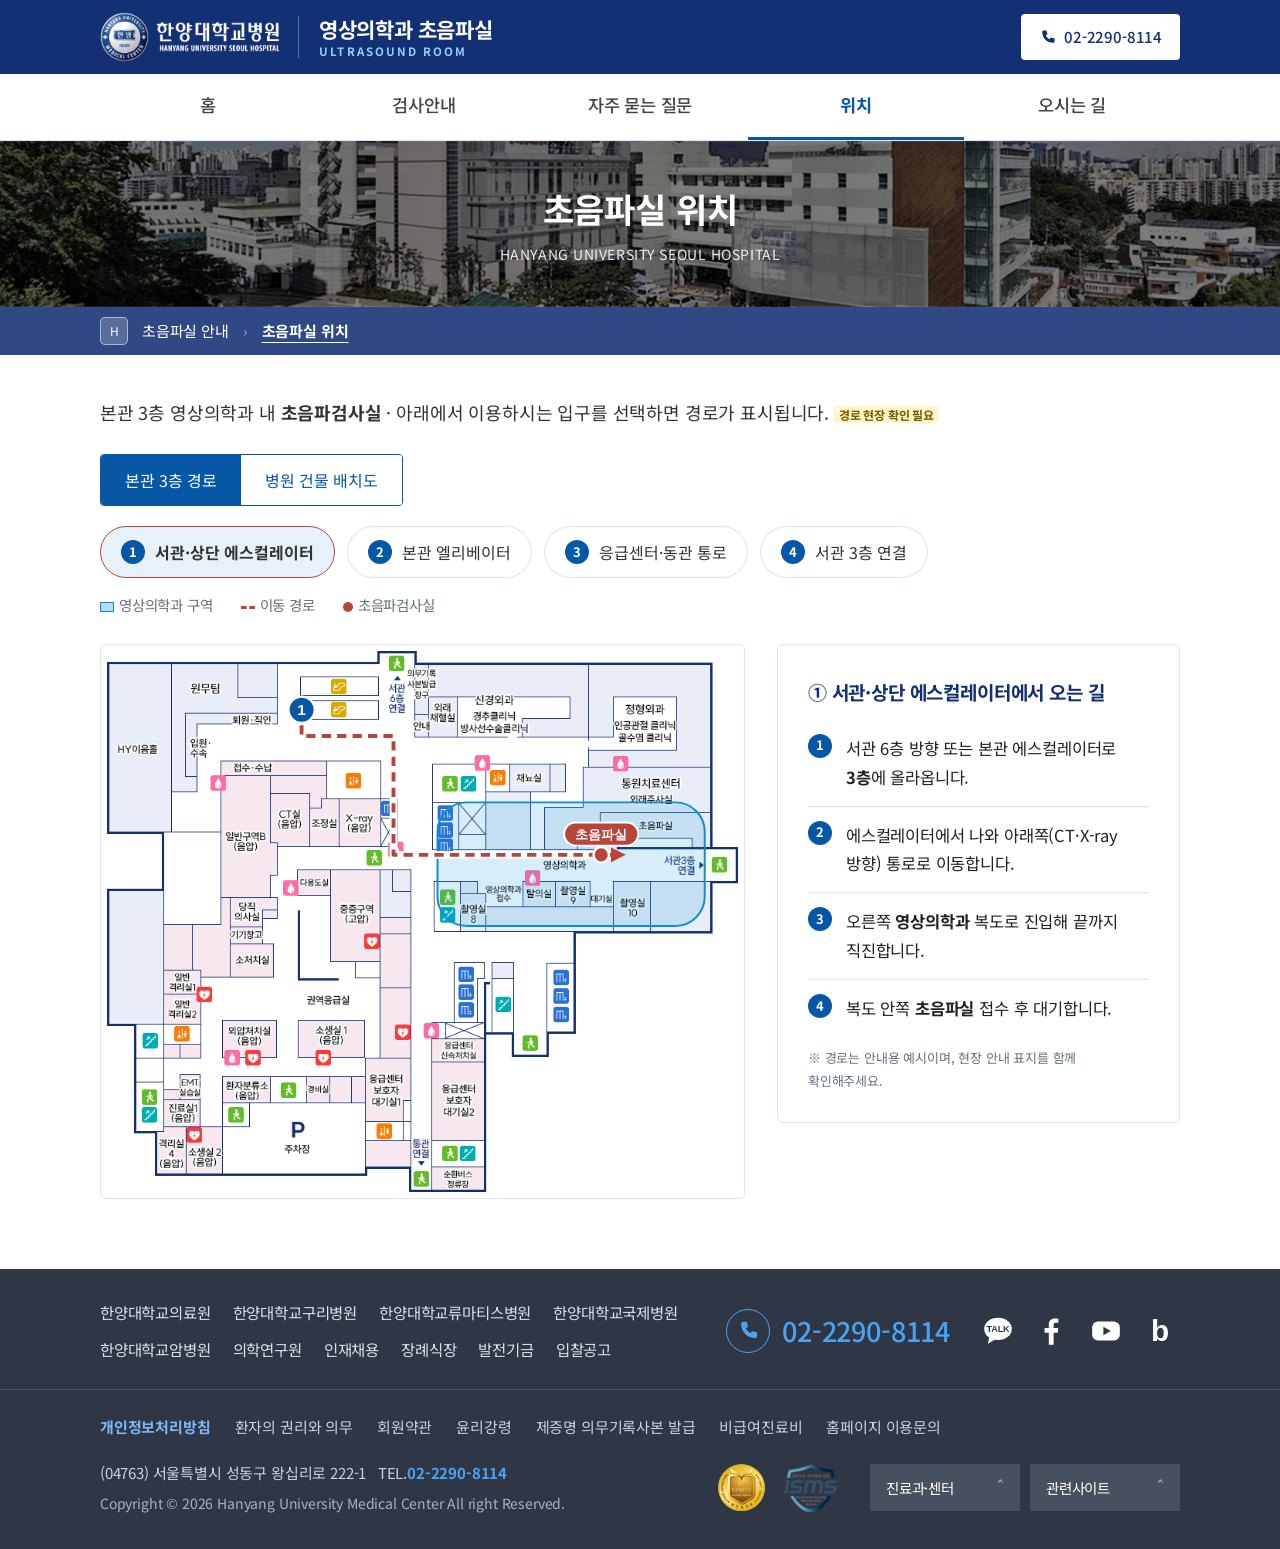
<file: location/index.html>
<!doctype html>
<html lang="ko">
<head>
<meta charset="utf-8">
<meta name="viewport" content="width=device-width,initial-scale=1,viewport-fit=cover">
<title>초음파실 위치 | 초음파실 안내 | 한양대학교병원 영상의학과</title>
<link rel="preconnect" href="https://fonts.googleapis.com"><link rel="preconnect" href="https://fonts.gstatic.com" crossorigin><link rel="stylesheet" href="https://fonts.googleapis.com/css2?family=Noto+Sans+KR:wght@400;500;700&display=swap"><link rel="stylesheet" href="../assets/style.css">
</head>
<body data-title="초음파실 위치" data-page="location" data-root="../">
<main class="wrap">
  <div class="ptitle"><h2>초음파실 위치</h2><p>본관 3층 영상의학과 내 <b>초음파검사실</b> · 아래에서 이용하시는 입구를 선택하면 경로가 표시됩니다. <span class="tbc">경로 현장 확인 필요</span></p></div>

  <div class="seg" role="group" aria-label="지도 선택">
    <button class="on" data-m="f3">본관 3층 경로</button>
    <button data-m="campus">병원 건물 배치도</button>
  </div>
  <div id="routeBtns" class="routes" style="margin:0 0 8px"></div>
  <div class="legend" style="margin:0 0 14px"><span><s style="background:rgba(11,141,217,.3);border:1.5px solid #0b8dd9"></s>영상의학과 구역</span><span><s style="border-top:3px dashed #b8453c;height:0"></s>이동 경로</span><span><s style="background:#b8453c;border-radius:50%;width:10px"></s>초음파검사실</span></div>

  <div class="loc">
    <div>
      <div class="mapbox" id="f3">
        <img src="../img/floor3f.png" width="817" height="701" alt="본관 3층 층별 안내도 — 영상의학과 구역과 초음파검사실 경로">
        <svg class="ov" viewBox="0 0 817 701" preserveAspectRatio="none" aria-hidden="true">
          <defs>
            <marker id="ah" viewBox="0 0 10 10" refX="6" refY="5" markerWidth="4" markerHeight="4" orient="auto"><path d="M0 0L10 5L0 10z" fill="#b8453c"/></marker>
          </defs>
          <rect x="428" y="196" width="346" height="160" rx="38" fill="#0b8dd9" fill-opacity=".16" stroke="#0b8dd9" stroke-width="2.5"/>
          <g id="route"></g>
          <g id="dest"><circle cx="640" cy="264" r="10" fill="#b8453c" stroke="#fff" stroke-width="3"/><rect x="592" y="222" width="96" height="30" rx="15" fill="#b8453c" stroke="#fff" stroke-width="2.5"/><text x="640" y="243" text-anchor="middle" font-size="17" font-weight="700" fill="#fff" font-family="sans-serif">초음파실</text></g>
        </svg>
      </div>
      <div class="mapbox hide" id="campus"><img src="../img/floor.png" alt="한양대학교병원 건물 배치도 (본관·서관·동관·신관)"></div>
    </div>
    <div class="card">
      <h3 id="rt">이동 방법</h3>
      <ol class="route" id="steps"></ol>
      <p style="font-size:13px;color:var(--sub);margin-top:10px">※ 경로는 안내용 예시이며, 현장 안내 표지를 함께 확인해주세요.</p>
    </div>
  </div>
</main>
<script src="../assets/site.js"></script>
<script>
(function(){
  var R=[
    {n:'서관·상단 에스컬레이터',d:'M252 76 V110 H371 V264 H664',s:[252,76],
     t:['서관 6층 방향 또는 본관 에스컬레이터로 <b>3층</b>에 올라옵니다.','에스컬레이터에서 나와 아래쪽(CT·X-ray 방향) 통로로 이동합니다.','오른쪽 <b>영상의학과</b> 복도로 진입해 끝까지 직진합니다.','복도 안쪽 <b>초음파실</b> 접수 후 대기합니다.']},
    {n:'본관 엘리베이터',d:'M437 258 V264 H664',s:[437,258],
     t:['본관 엘리베이터를 타고 <b>3층</b>에서 내립니다.','내리면 바로 오른쪽이 <b>영상의학과</b> 구역입니다.','복도를 따라 안쪽으로 직진합니다.','<b>초음파실</b> 접수 후 대기합니다.']},
    {n:'응급센터·동관 통로',d:'M406 640 V264 H664',s:[406,640],
     t:['응급센터 · 동관 연결통로로 3층에 들어옵니다.','통로를 따라 위쪽으로 직진합니다.','<b>영상의학과</b> 복도에서 오른쪽으로 꺾어 이동합니다.','<b>초음파실</b> 접수 후 대기합니다.']},
    {n:'서관 3층 연결',d:'M806 264 H664',s:[806,264],
     t:['서관 3층에서 본관 방향 연결통로로 이동합니다.','통로 끝에서 바로 <b>영상의학과</b> 구역에 도착합니다.','<b>초음파실</b> 접수 후 대기합니다.']}
  ];
  var g=document.getElementById('route'),btns=document.getElementById('routeBtns'),st=document.getElementById('steps');
  function draw(i){
    var r=R[i];
    g.innerHTML='<path d="'+r.d+'" fill="none" stroke="#fff" stroke-width="10" stroke-linejoin="round"/>'+
      '<path class="flow" d="'+r.d+'" fill="none" stroke="#b8453c" stroke-width="5" stroke-dasharray="12 8" stroke-linejoin="round" marker-end="url(#ah)"/>'+
      '<circle cx="'+r.s[0]+'" cy="'+r.s[1]+'" r="17" fill="#0657a5" stroke="#fff" stroke-width="3"/>'+
      '<text x="'+r.s[0]+'" y="'+(r.s[1]+7)+'" text-anchor="middle" font-size="20" font-weight="700" fill="#fff" font-family="sans-serif">'+(i+1)+'</text>';
    st.innerHTML=r.t.map(function(x){return '<li><span>'+x+'</span></li>'}).join('');
    document.getElementById('rt').textContent='② '.replace('②',['①','②','③','④'][i])+r.n+'에서 오는 길';
    [].forEach.call(btns.children,function(b,j){b.classList.toggle('on',j===i)});
  }
  R.forEach(function(r,i){
    var b=document.createElement('button');b.innerHTML='<i>'+(i+1)+'</i>'+r.n;
    b.onclick=function(){draw(i)};btns.appendChild(b);
  });
  draw(0);
  document.querySelectorAll('.seg button').forEach(function(b){b.addEventListener('click',function(){
    document.querySelectorAll('.seg button').forEach(function(x){x.classList.toggle('on',x===b)});
    ['f3','campus'].forEach(function(id){document.getElementById(id).classList.toggle('hide',id!==b.dataset.m)});
    var f=b.dataset.m==='f3';btns.classList.toggle('hide',!f);document.querySelector('.legend').classList.toggle('hide',!f);
  })});
})();
</script>
</body>
</html>
</file>
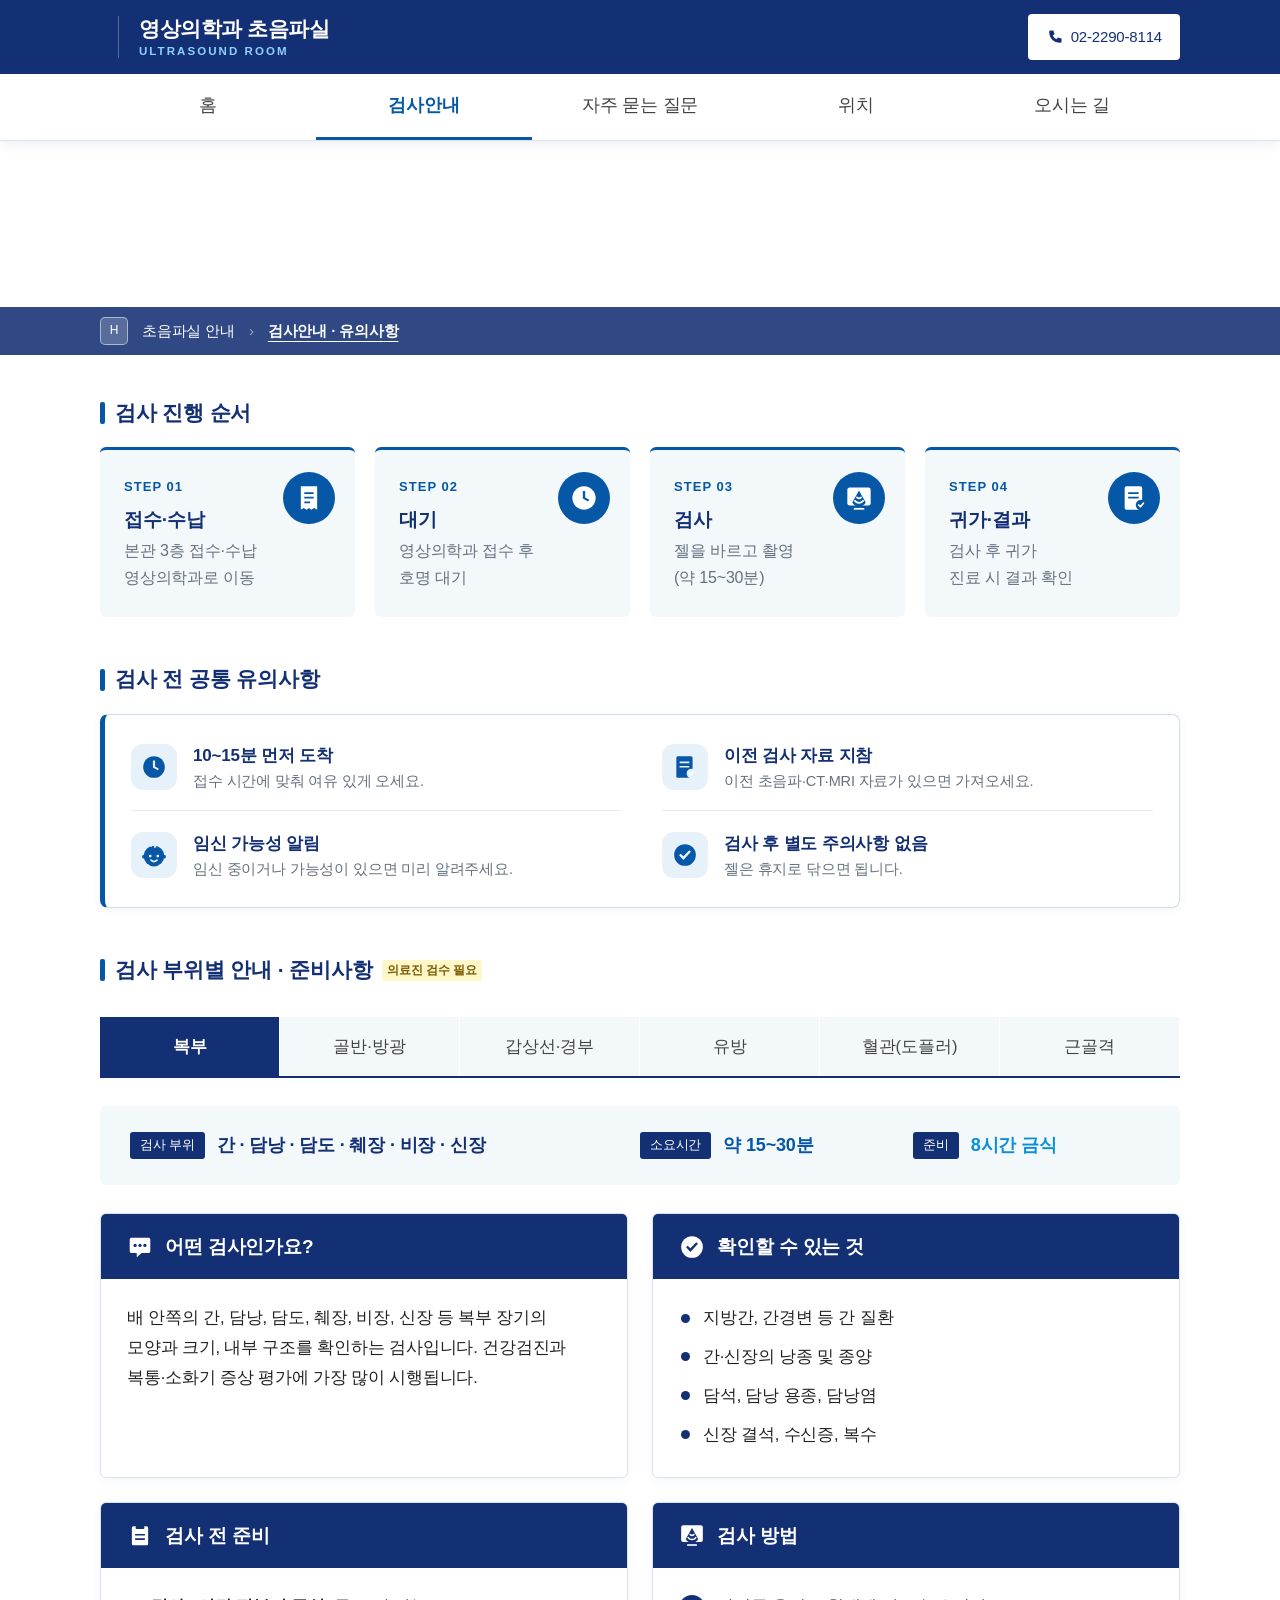
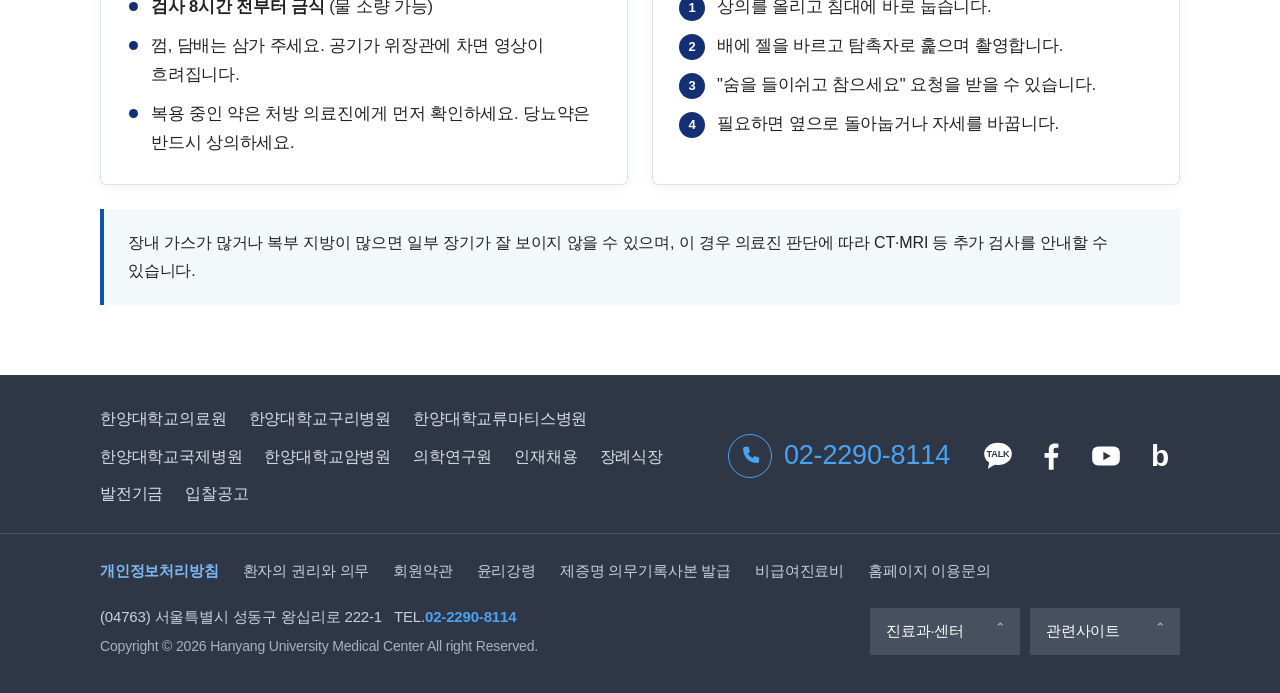
<file: prep/index.html>
<!doctype html>
<html lang="ko">
<head>
<meta charset="utf-8">
<meta name="viewport" content="width=device-width,initial-scale=1">
<title>검사안내로 이동합니다</title>
<meta http-equiv="refresh" content="0; url=../exam/">
<link rel="canonical" href="../exam/">
</head>
<body><p><a href="../exam/">검사안내 페이지로 이동하기</a></p></body>
</html>
</file>
<file: assets/style.css>
:root{
  --navy:#143074; --blue:#0657a5; --sky:#0b8dd9; --bg:#f3f8fb; --line:#dbe3ea;
  --text:#222; --sub:#667180; --warn:#c8541a; --warnbg:#fff4ec; --acc:#143074;
}
*{box-sizing:border-box;margin:0;padding:0}
html{-webkit-text-size-adjust:100%}
body{font-family:"Noto Sans KR","Malgun Gothic",sans-serif;color:var(--text);background:#fff;line-height:1.6;overflow-x:hidden;word-break:keep-all;letter-spacing:-.01em}
img{max-width:100%;height:auto;display:block}
a{color:inherit}
.ic{width:1em;height:1em;fill:currentColor;flex:none}
.a{fill:var(--acc)}
.wrap{max-width:1120px;margin:0 auto;padding:0 20px}

/* header */
.draft{background:#fff6c9;color:#7a5b00;font-size:12.5px;text-align:center;padding:5px 10px}
.top{background:#fff;position:sticky;top:0;z-index:20;border-bottom:1px solid var(--line)}
.top-in{max-width:1120px;margin:0 auto;padding:12px 20px;display:flex;align-items:center;gap:18px}
.top .logo{height:50px;width:auto}
.top .dept{border-left:1px solid var(--line);padding-left:18px;line-height:1.3;color:var(--sub);font-size:13px}
.top .dept b{display:block;color:var(--navy);font-size:18px;font-weight:700}
.top .tel{margin-left:auto;display:flex;align-items:center;gap:8px;background:var(--blue);color:#fff;text-decoration:none;font-size:15px;font-weight:500;padding:10px 18px;border-radius:4px;white-space:nowrap}
.top .tel .ic{font-size:17px;--acc:var(--blue)}
nav.tabs{max-width:1120px;margin:0 auto;display:flex;padding:0 20px;border-top:1px solid var(--line)}
nav.tabs a{flex:1;text-align:center;text-decoration:none;font-size:16px;font-weight:500;color:#444;padding:13px 4px;border-bottom:3px solid transparent;white-space:nowrap}
nav.tabs a .ic{display:none}
nav.tabs a:hover{color:var(--blue)}
nav.tabs a[aria-current=page]{color:var(--blue);font-weight:700;border-color:var(--blue)}

/* home band */
.band{background:linear-gradient(rgba(6,87,165,.9),rgba(20,48,116,.93)),url(../img/hero.jpg) center/cover;color:#fff;padding:40px 0 44px}
.band .wrap{display:grid;grid-template-columns:1.1fr 1fr;gap:24px 48px;align-items:center}
.eyebrow{font-size:13px;letter-spacing:.12em;opacity:.8;text-transform:uppercase;margin-bottom:6px}
.band h1{font-size:38px;line-height:1.25;font-weight:700;margin-bottom:12px}
.band p.d{opacity:.92;font-size:16px}
.infocard{background:#fff;color:var(--text);border-radius:6px;padding:8px 22px}
.infocard div{display:flex;align-items:center;gap:12px;padding:12px 0;border-bottom:1px solid var(--line);font-size:15px}
.infocard div:last-child{border:0}
.infocard .ic{font-size:26px;--acc:#fff;color:var(--blue)}
.infocard span.k{color:var(--sub);width:62px;flex:none}
.infocard b{font-weight:700;color:var(--navy)}
.band-h{grid-column:1/-1;font-size:24px;font-weight:700;margin-top:10px}
.tiles{grid-column:1/-1;display:grid;grid-template-columns:repeat(6,1fr);gap:16px}
.tile{display:block;text-align:center;text-decoration:none;color:#fff}
.tile .ti{display:grid;place-items:center;aspect-ratio:1.25;border:1px solid rgba(255,255,255,.38);font-size:48px;transition:.15s;margin-bottom:10px}
.tile:hover .ti{background:rgba(255,255,255,.1);border-color:#fff}
.tile b{font-weight:500;font-size:17px}

/* sub pages */
main.wrap{padding-top:26px;padding-bottom:50px}
.crumb{font-size:13px;color:var(--sub);margin-bottom:6px}
.crumb a{text-decoration:none}
.ptitle{border-bottom:2px solid var(--navy);padding-bottom:12px;margin-bottom:20px}
.ptitle h2{font-size:28px;color:var(--navy);font-weight:700}
.ptitle p{color:var(--sub);font-size:15px;margin-top:2px}
.grid{display:grid;gap:14px}
.g2{grid-template-columns:repeat(2,1fr)}
.g3{grid-template-columns:repeat(3,1fr)}
.card{background:#fff;border:1px solid var(--line);border-radius:6px;padding:20px}
.card h3{font-size:17px;color:var(--navy);margin-bottom:8px;display:flex;align-items:center;gap:8px}
.card h3 .ic{font-size:22px;color:var(--blue);--acc:#fff}
.card p,.card li{font-size:15px}
.card ul{padding-left:18px}
.card ul li{margin:3px 0}
.badge{display:inline-block;font-size:12px;font-weight:700;padding:2px 9px;border-radius:3px;background:#e7f1fa;color:var(--blue);margin-bottom:8px}
.badge.w{background:var(--warnbg);color:var(--warn)}
.tbc{background:#fff6c9;color:#7a5b00;border-radius:3px;padding:0 5px;font-size:12px;font-weight:700;white-space:nowrap}
.notice{background:var(--bg);border-left:4px solid var(--blue);padding:14px 16px;font-size:14.5px;margin-top:14px}
.btn{display:inline-block;border:0;font:inherit;font-size:14.5px;font-weight:500;padding:10px 18px;border-radius:4px;cursor:pointer;text-decoration:none}
.btn.p{background:var(--blue);color:#fff}
.btn.l{background:#fff;color:var(--blue);border:1px solid var(--blue)}

.steps{display:grid;grid-template-columns:repeat(4,1fr);gap:12px;counter-reset:s}
.step{background:var(--bg);border-radius:6px;padding:18px;border-top:3px solid var(--blue)}
.step::before{counter-increment:s;content:"STEP 0" counter(s);display:block;font-size:12px;font-weight:700;color:var(--blue);letter-spacing:.08em;margin-bottom:4px}
.step b{display:block;color:var(--navy);font-size:16px;margin-bottom:2px}
.step p{font-size:14px;color:var(--sub)}

details{border:1px solid var(--line);border-radius:6px;margin-bottom:8px}
summary{cursor:pointer;padding:15px 18px;font-weight:500;color:var(--navy);list-style:none;display:flex;justify-content:space-between;gap:10px;font-size:16px}
summary::-webkit-details-marker{display:none}
summary::before{content:"Q";color:var(--blue);font-weight:700;margin-right:10px}
summary span{flex:1}
summary::after{content:"+";color:var(--blue);font-size:20px;line-height:1}
details[open] summary::after{content:"−"}
details[open]{background:var(--bg)}
details .a{padding:0 18px 16px 38px;font-size:15px}

.prep{width:100%;border-collapse:collapse;font-size:15px;border-top:2px solid var(--navy)}
.prep th{background:var(--bg);color:var(--navy);text-align:left;padding:11px 14px;font-size:14px;border-bottom:1px solid var(--line)}
.prep td{padding:13px 14px;border-bottom:1px solid var(--line);vertical-align:top}
.prep td:first-child{font-weight:700;color:var(--navy);white-space:nowrap}

/* location */
.loc{display:grid;grid-template-columns:1.6fr 1fr;gap:20px;align-items:start}
.seg{display:inline-flex;border:1px solid var(--blue);border-radius:4px;overflow:hidden;margin-bottom:10px}
.seg button{border:0;background:#fff;font:inherit;font-size:14px;padding:8px 18px;cursor:pointer;color:var(--blue)}
.seg button.on{background:var(--blue);color:#fff}
.mapbox{position:relative;border:1px solid var(--line);border-radius:6px;padding:6px;background:#fff}
.mapbox svg.ov{position:absolute;left:6px;top:6px;width:calc(100% - 12px);height:calc(100% - 12px);pointer-events:none}
.routes{display:flex;flex-wrap:wrap;gap:8px;margin:12px 0 0}
.routes button{display:flex;align-items:center;gap:7px;border:1px solid var(--line);background:#fff;font:inherit;font-size:14px;padding:7px 12px;border-radius:999px;cursor:pointer;color:#333}
.routes button i{font-style:normal;display:grid;place-items:center;width:20px;height:20px;border-radius:50%;background:#0657a5;color:#fff;font-size:12px;font-weight:700}
.routes button.on{border-color:#0657a5;background:#e7f1fa;font-weight:700}
.legend{display:flex;gap:16px;flex-wrap:wrap;font-size:13px;color:var(--sub);margin-top:10px}
.legend s{display:inline-block;width:14px;height:10px;vertical-align:middle;margin-right:5px;text-decoration:none}
.route{list-style:none;counter-reset:r;margin-top:6px}
.route li{counter-increment:r;display:flex;gap:10px;padding:9px 0;border-bottom:1px solid var(--line);font-size:15px}
.route li:last-child{border:0}
.route li::before{content:counter(r);flex:none;width:24px;height:24px;border-radius:50%;background:var(--blue);color:#fff;font-weight:700;display:grid;place-items:center;font-size:13px}
.hide{display:none!important}
@keyframes dash{to{stroke-dashoffset:-30}}
.flow{animation:dash 1s linear infinite}

/* directions */
.dir{display:grid;grid-template-columns:1fr 1fr;gap:0 40px}
.dir h3{margin-bottom:10px}
.dir dl{display:grid;grid-template-columns:84px 1fr;gap:9px 10px;font-size:15px}
.dir dt{color:var(--sub);display:flex;align-items:center;gap:6px}
.dir dd b{color:var(--navy)}
.chip{display:inline-block;font-size:12px;font-weight:700;color:#fff;border-radius:3px;padding:1px 7px;margin-right:5px}
.l2{background:#00a84d}.l5{background:#996cac}
#map{width:100%;height:460px;border:0;border-radius:6px;background:#eef2f6}
.mapact{display:flex;gap:8px;margin-top:10px;flex-wrap:wrap}

footer{background:var(--navy);color:#cfd8ef;font-size:13px;padding:30px 20px 34px}
footer .in{max-width:1120px;margin:0 auto;display:flex;gap:24px;align-items:center;flex-wrap:wrap}
footer img{height:44px;width:auto}

@media(max-width:900px){
  .band .wrap{grid-template-columns:1fr}
  .tiles{grid-template-columns:repeat(3,1fr)}
  .g3{grid-template-columns:1fr 1fr}
  .steps{grid-template-columns:1fr 1fr}
  .loc{grid-template-columns:1fr}
}
@media(max-width:640px){
  .wrap{padding:0 16px}
  .top-in{padding:10px 16px;gap:12px}
  .top .dept{display:none}
  .top .logo{height:44px}
  .top .tel{font-size:13.5px;padding:9px 14px}
  nav.tabs{position:fixed;left:0;right:0;bottom:0;max-width:none;background:#fff;border-top:1px solid var(--line);padding:0 0 env(safe-area-inset-bottom);z-index:30}
  nav.tabs a{font-size:11px;padding:7px 0 6px;border:0;border-top:3px solid transparent;display:flex;flex-direction:column;align-items:center;gap:2px;color:#7a8594;--acc:#fff}
  nav.tabs a .ic{display:block;font-size:22px}
  nav.tabs a[aria-current=page]{border-top-color:var(--blue);color:var(--blue)}
  .band{padding:26px 0 30px}
  .band h1{font-size:28px}
  .band-h{font-size:20px}
  .tiles{grid-template-columns:repeat(2,1fr);gap:12px}
  .tile .ti{aspect-ratio:1.7;font-size:40px;margin-bottom:6px}
  .tile b{font-size:15px}
  main.wrap{padding-top:18px;padding-bottom:30px}
  .ptitle h2{font-size:23px}
  .g2,.g3,.dir{grid-template-columns:1fr}
  .dir h3+dl{margin-bottom:6px}
  .steps{grid-template-columns:1fr 1fr;gap:10px}
  .step{padding:14px}
  .prep,.prep tbody,.prep tr,.prep td{display:block;width:100%}
  .prep thead{display:none}
  .prep tr{border-bottom:1px solid var(--line);padding:12px 4px}
  .prep td{border:0;padding:2px 0}
  .prep td:first-child{white-space:normal;font-size:16px}
  #map{height:340px}
  footer{padding-bottom:90px}
  footer img{height:38px}
}

/* sub banner */
.pbanner{background:url(../img/hero.jpg) center/cover;color:#fff;position:relative}
.pb-in{text-align:center;padding:38px 20px 52px}
.pb-in h2{font-size:34px;font-weight:700}
.pb-in p{font-size:14px;letter-spacing:.04em;opacity:.9;margin-top:4px}
.pb-bar{background:rgba(20,48,116,.88);font-size:15px}
.pb-bar .wrap{display:flex;align-items:center;gap:14px;height:48px}
.pb-bar .hm{display:grid;place-items:center;width:28px;height:28px;border-radius:5px;background:rgba(255,255,255,.2);border:1px solid rgba(255,255,255,.5);font-size:12px;text-decoration:none}
.pb-bar .sep{opacity:.5}
.pb-bar .cur{font-weight:700;text-decoration:underline;text-underline-offset:5px}
.ptitle h2{display:none}
.ptitle{border-bottom:0;padding-bottom:0;margin-bottom:16px}
.ptitle p{font-size:16px;color:#333}
/* sub-tabs (directions) */
.subtabs{display:flex;gap:0;border-bottom:2px solid var(--navy);margin:16px 0 16px;overflow-x:auto}
.subtabs button{flex:1;min-width:max-content;border:0;background:var(--bg);font:inherit;font-size:15.5px;padding:12px 18px;cursor:pointer;color:#444;border-right:1px solid #fff}
.subtabs button.on{background:var(--navy);color:#fff;font-weight:700}
.sp{display:none}.sp.on{display:block}
.tbl{width:100%;border-collapse:collapse;font-size:15px;border-top:2px solid var(--navy)}
.tbl th{background:var(--bg);color:var(--navy);padding:10px 12px;text-align:left;border-bottom:1px solid var(--line);font-size:14px}
.tbl td{padding:11px 12px;border-bottom:1px solid var(--line);vertical-align:top}
.tbl td:first-child{font-weight:700;color:var(--navy)}
.hl{background:#e7f1fa;border:1px solid #b9d6ee;border-radius:6px;padding:14px 16px;margin-bottom:12px;color:var(--navy);font-size:15px}
.hl b{color:var(--blue)}
.sub-h{font-size:17px;color:var(--navy);margin:20px 0 8px}
.addr{display:flex;flex-wrap:wrap;gap:6px 28px;align-items:center;background:var(--bg);border-radius:6px;padding:14px 18px;font-size:15px}
.addr b{color:var(--navy)}
.map-wrap{width:100%;min-height:460px}
.map-wrap iframe,.map-wrap .root_daum_roughmap{width:100%!important}
@media(max-width:640px){
  .pb-in{padding:26px 16px 36px}.pb-in h2{font-size:26px}
  .pb-bar .wrap{height:42px;font-size:13.5px;gap:8px}
  .tbl,.tbl tbody,.tbl tr,.tbl td{display:block;width:100%}
  .tbl thead{display:none}
  .tbl tr{border-bottom:1px solid var(--line);padding:10px 0}
  .tbl td{border:0;padding:2px 4px}
  .map-wrap{min-height:340px}
}

/* ===== v2 ===== */
:root{--route:#b8453c}
html,body{height:100%}
body{display:flex;flex-direction:column;min-height:100vh;font-size:17px;line-height:1.75}
main.wrap{flex:1;width:100%}

/* hero / banners (원본 188px 높이를 넘기지 않아 늘어남(깨짐) 방지) */
.pbanner{background:none}
.pb-in{background:url(../img/hero.jpg) center/cover;padding:38px 20px 40px}
.hero{background:url(../img/hero.jpg) center/cover;color:#fff;text-align:center;padding:40px 20px 42px}
.hero .eyebrow{margin-bottom:4px}
.hero h1{font-size:40px;line-height:1.25;font-weight:700}
.hero p.d{font-size:17px;opacity:.95;margin-top:6px}
.band{flex:1;background:var(--blue);padding:44px 0 64px}
.band .wrap{display:block}
.infocard{display:grid;grid-template-columns:repeat(3,1fr);padding:0;margin-bottom:44px;font-size:17px}
.infocard div{padding:22px 26px;border-bottom:0;border-right:1px solid var(--line)}
.infocard div:last-child{border:0}
.band-h{font-size:26px;margin:0 0 20px}
.tiles{gap:22px}
.tile .ti{margin-bottom:14px;font-size:54px}
.tile b{font-size:18.5px}

/* 글자 크기 */
nav.tabs a{font-size:17.5px;padding:16px 4px}
.top .dept b{font-size:19px}
.ptitle p{font-size:18px;color:#333}
.card h3{font-size:19px;margin-bottom:12px}
.card p,.card li{font-size:16.5px}
.card ul li{margin:6px 0}
.badge{font-size:13px;padding:3px 11px;margin-bottom:12px}
.step b{font-size:19px}
.step p{font-size:16px;line-height:1.65}
.step::before{font-size:13px}
.prep{font-size:16.5px}
.prep th{font-size:15px}
summary{font-size:18px}
details .a{font-size:16.5px}
.route li{font-size:16.5px}
.legend{font-size:14.5px}
.tbl{font-size:16.5px}
.tbl th{font-size:15px}
.addr{font-size:17px}
.notice{font-size:16px}
.btn{font-size:16px}
.dir dl{font-size:16.5px}

/* 간격 */
.grid{gap:24px}
.card{padding:30px}
.steps{gap:20px}
.step{padding:26px 24px}
.prep td{padding:18px 16px}
.prep th{padding:14px 16px}
details{margin-bottom:14px}
summary{padding:20px 24px}
details .a{padding:0 24px 22px 46px}
.notice{margin-top:24px;padding:20px 24px}
.seg{margin-bottom:20px}
.seg button{padding:11px 24px;font-size:16px}
.routes{gap:12px;margin:0 0 14px!important}
.routes button{padding:11px 20px;font-size:16px;gap:10px}
.routes button i{width:24px;height:24px;font-size:13px}
.legend{gap:12px 28px;margin:0 0 26px!important}
.loc{gap:32px}
.route li{padding:14px 0;gap:14px}
.subtabs{margin:28px 0 28px}
.subtabs button{padding:15px 24px;font-size:16.5px}
.tbl td{padding:16px 16px}
.tbl th{padding:13px 16px}
.sub-h{margin:34px 0 12px;font-size:19px}
.hl{padding:18px 22px;font-size:16.5px;margin-bottom:22px}
.mapact{gap:12px;margin-top:16px}
.ptitle{margin-bottom:26px}
main.wrap{padding-top:40px;padding-bottom:70px}

/* 경로선: 톤다운 붉은색 */
.routes button.on{border-color:var(--route)}

/* 오시는 길 상단 정보 */
.addr{display:grid;grid-template-columns:repeat(3,auto);justify-content:space-between;gap:16px 40px;padding:24px 30px}
.addr>div{display:flex;align-items:center;flex-wrap:wrap;gap:6px 0}
.lb{background:var(--navy);color:#fff;font-size:13px;border-radius:3px;padding:2px 10px;margin-right:12px;white-space:nowrap}
.addr b.a1{color:var(--navy)}
.addr b.a2{color:var(--blue);font-size:19px}
.addr b.a3{color:#0b8dd9}
.addr .sp2{margin-left:14px}

/* 지도 아이콘 링크 */
.maplinks{display:flex;gap:14px;margin-top:18px;align-items:center}
.maplinks a{display:block;width:52px;height:52px;border-radius:50%;box-shadow:0 2px 6px rgba(0,0,0,.18);transition:.15s}
.maplinks a:hover{transform:translateY(-2px)}
.maplinks svg{width:100%;height:100%;display:block}

/* 검사안내 부위 탭 */
.ex-sum{background:var(--bg);border-radius:6px;padding:22px 26px;margin-bottom:24px;display:flex;flex-wrap:wrap;gap:12px 40px;font-size:16.5px}
.ex-sum span.k{color:var(--sub);margin-right:8px}
.ex-sum b{color:var(--navy)}
.ol{padding-left:0;list-style:none;counter-reset:o}
.ol li{counter-increment:o;display:flex;gap:12px;margin:10px 0}
.ol li::before{content:counter(o);flex:none;width:26px;height:26px;border-radius:50%;background:var(--blue);color:#fff;font-size:13px;font-weight:700;display:grid;place-items:center;margin-top:3px}

/* 푸터 (병원 홈페이지 형태) */
footer.ft{background:#2f3746;color:#c9d0dc;padding:0;font-size:15px}
.ft-in{max-width:1120px;margin:0 auto;padding:0 20px}
.ft1{padding:40px 0 34px;border-bottom:1px solid rgba(255,255,255,.14)}
.ft1 .ft-in{display:flex;align-items:center;gap:28px;flex-wrap:wrap}
.rela{display:flex;flex-wrap:wrap;gap:10px 22px;flex:1;min-width:300px;font-size:15.5px}
.rela a{text-decoration:none;color:#d9dfe9}
.rela a:hover{color:#fff;text-decoration:underline}
.ftcall{display:flex;align-items:center;gap:12px;text-decoration:none;color:#4aa3f2;font-size:27px;font-weight:500}
.ftcall i{display:grid;place-items:center;width:44px;height:44px;border:1px solid #4aa3f2;border-radius:50%;font-size:22px;--acc:#2f3746}
.sns{display:flex;gap:10px}
.sns img{width:40px;height:40px;border-radius:50%}
.ft2{padding:34px 0 44px}
.ft2 .ft-in{display:flex;gap:40px;justify-content:space-between;flex-wrap:wrap}
.policy{display:flex;flex-wrap:wrap;gap:8px 24px;margin-bottom:26px}
.policy a{text-decoration:none;color:#c9d0dc}
.policy a:first-child{color:#7db8f5;font-weight:700}
.addr2 p{margin:4px 0}
.addr2 .tl{color:#4aa3f2;font-weight:700;text-decoration:none}
.addr2 .cp{opacity:.8;font-size:14px}
.certi{display:flex;gap:18px;margin-top:20px}
.certi img{width:auto;height:48px}
.ft2r{display:flex;gap:16px;align-items:flex-end;flex-wrap:wrap}
.ddm{position:relative;width:200px}
.ddm summary{list-style:none;background:#47505f;color:#fff;padding:18px 22px;font-size:16px;font-weight:400;display:flex;justify-content:space-between;cursor:pointer;border-radius:0}
.ddm summary::before{content:none}
.ddm summary::after{content:"⌃";color:#fff;font-size:18px}
.ddm[open] summary::after{content:"⌄"}
.ddm div{position:absolute;bottom:100%;left:0;right:0;background:#47505f;padding:8px 0;max-height:260px;overflow:auto}
.ddm a{display:block;padding:8px 22px;color:#e7ecf4;text-decoration:none;font-size:15px}
.ddm a:hover{background:#56606f}
.ddm{border:0;background:none;margin:0}

@media(max-width:900px){
  .infocard{grid-template-columns:1fr}
  .infocard div{border-right:0;border-bottom:1px solid var(--line)}
  .addr{grid-template-columns:1fr}
}
@media(max-width:640px){
  body{font-size:16.5px}
  .hero h1{font-size:30px}
  .hero{padding:34px 16px 34px}
  .band{padding:30px 0 40px}
  .tiles{gap:14px}
  .card{padding:22px}
  .grid{gap:16px}
  .steps{grid-template-columns:1fr;gap:14px}
  .ptitle p{font-size:16.5px}
  .subtabs{margin:20px 0}
  main.wrap{padding-top:26px;padding-bottom:40px}
  .ft1 .ft-in,.ft2 .ft-in{flex-direction:column;align-items:flex-start}
  .ddm{width:100%}
  .ft2r{width:100%}
  footer.ft{padding-bottom:70px}
  .addr{padding:20px}
}

/* ===== v3: 모바일 개선 ===== */
@media(max-width:640px){
  /* 탭: 좌우 스크롤 없이 한 화면에 모두 표시 */
  .subtabs{display:grid;grid-template-columns:repeat(3,1fr);gap:8px;border:0;overflow:visible;margin:22px 0}
  .subtabs.c2{grid-template-columns:repeat(2,1fr)}
  .subtabs button{min-width:0;border:1px solid var(--line);border-radius:8px;background:#fff;padding:13px 4px;font-size:15px;line-height:1.3;color:#333}
  .subtabs button.on{background:var(--navy);border-color:var(--navy);color:#fff}

  /* 하단 메뉴 */
  nav.tabs{border-top:0;box-shadow:0 -2px 14px rgba(20,48,116,.1);padding:0 4px env(safe-area-inset-bottom)}
  nav.tabs a{font-size:10.5px;letter-spacing:-.03em;white-space:nowrap;padding:9px 0 8px;gap:4px;border:0;color:#8a95a5;font-weight:500;position:relative;--acc:#fff}
  nav.tabs a .ic{font-size:21px}
  nav.tabs a[aria-current=page]{color:var(--navy);border:0;font-weight:700}
  nav.tabs a[aria-current=page]::before{content:"";position:absolute;top:0;left:50%;width:22px;height:3px;margin-left:-11px;border-radius:0 0 3px 3px;background:var(--blue)}
  .addr .sp2{margin-left:0}
  .addr>div{row-gap:8px}
}
@media(max-width:640px){
  .steps{grid-template-columns:1fr 1fr;gap:10px}
  .step{padding:16px 14px}
  .step b{font-size:17px}
  .step p{font-size:14.5px;line-height:1.55}
}

/* ===== v4: 검사안내 디자인 ===== */
.s{fill:none;stroke:var(--acc);stroke-width:3.2;stroke-linecap:round;stroke-linejoin:round}
.s2{fill:none;stroke:#fff;stroke-width:3;stroke-linecap:round;stroke-linejoin:round}
.sec-h{font-size:21px;color:var(--navy);margin:44px 0 16px;display:flex;align-items:center;gap:10px}
.sec-h::before{content:"";width:5px;height:22px;background:var(--blue);border-radius:2px}
.intro{display:flex;align-items:center;gap:28px;background:linear-gradient(100deg,#eaf3fb,#f7fbfe);border:1px solid #cfe1f1;border-radius:10px;padding:30px 34px;position:relative;overflow:hidden}
.intro::after{content:"";position:absolute;right:-60px;top:-60px;width:220px;height:220px;border-radius:50%;border:34px solid rgba(11,141,217,.07)}
.intro-ic{flex:none;display:grid;place-items:center;width:92px;height:92px;border-radius:50%;background:var(--blue);color:#fff;font-size:50px;--acc:var(--blue);box-shadow:0 6px 18px rgba(6,87,165,.28)}
.intro-t h3{font-size:24px;color:var(--navy);margin-bottom:6px}
.intro-t p{font-size:17.5px;color:#333}
.feats{display:grid;grid-template-columns:repeat(3,1fr);gap:18px;margin-top:18px}
.feat{display:flex;align-items:center;gap:16px;background:#fff;border:1px solid var(--line);border-radius:10px;padding:20px 22px}
.feat .fi{flex:none;display:grid;place-items:center;width:52px;height:52px;border-radius:12px;background:#e7f1fa;color:var(--blue);font-size:30px;--acc:#e7f1fa}
.feat b{display:block;color:var(--navy);font-size:17.5px}
.feat small{color:var(--sub);font-size:14.5px;line-height:1.5;display:block}
.step{position:relative;padding-right:92px}
.step .si{position:absolute;right:22px;top:24px;display:grid;place-items:center;width:56px;height:56px;border-radius:50%;background:var(--blue);color:#fff;font-size:30px;--acc:var(--blue)}
@media(max-width:900px){.feats{grid-template-columns:1fr}.step{padding-right:80px}}
@media(max-width:640px){
  .sec-h{font-size:19px;margin:32px 0 12px}
  .intro{flex-direction:column;align-items:flex-start;gap:16px;padding:24px 22px}
  .intro-ic{width:70px;height:70px;font-size:38px}
  .intro-t h3{font-size:21px}
  .intro-t p{font-size:16px}
  .feats{gap:10px}
  .feat{padding:14px 16px;gap:14px}
  .feat .fi{width:44px;height:44px;font-size:25px}
  .feat b{font-size:16px}
  .feat small{font-size:13.5px}
  .step{padding:16px 14px}
  .step .si{position:static;width:40px;height:40px;font-size:22px;margin-bottom:10px}
}

/* ===== v5 ===== */
.intro{padding:30px 36px;border-left:6px solid var(--blue)}
.intro-t h3{font-size:25px}
.step{padding:26px 24px}
.step p span{display:block;white-space:nowrap}
.step p{margin-top:2px}
.step .si{width:52px;height:52px;font-size:28px;right:20px;top:22px}
@media(max-width:1000px){.steps{grid-template-columns:1fr 1fr}}
@media(max-width:900px){.step{padding-right:24px}}
@media(max-width:640px){
  .intro{padding:22px 20px;border-left-width:5px}
  .step p span{white-space:normal}
  .step{padding:16px 14px}
  .step .si{position:static;width:40px;height:40px;font-size:22px;margin-bottom:10px}
}

/* ===== v6 ===== */
/* 검사 요약 박스 (오시는 길 상단 정보와 동일 스타일) */
.ex-sum{display:grid;grid-template-columns:2fr 1fr 1fr;gap:16px 36px;padding:24px 30px;background:var(--bg);border-radius:6px;align-items:center;margin-bottom:28px}
.ex-sum>div{display:flex;align-items:center;flex-wrap:wrap;gap:6px 0}
.ex-sum span.k{background:var(--navy);color:#fff;font-size:13px;border-radius:3px;padding:2px 10px;margin-right:12px;white-space:nowrap}
.ex-sum b{font-size:18px}
.ex-sum>div:nth-child(1) b{color:var(--navy)}
.ex-sum>div:nth-child(2) b{color:var(--blue)}
.ex-sum>div:nth-child(3) b{color:#0b8dd9}

/* 검사 부위 카드: 제목 영역을 톤으로 구분 */
body[data-page=exam] .sp .grid{align-items:stretch!important}
body[data-page=exam] .sp .grid>.card:nth-child(1){--hd:#143074}
body[data-page=exam] .sp .grid>.card:nth-child(2){--hd:#0657a5}
body[data-page=exam] .sp .grid>.card:nth-child(3){--hd:#0b7bc4}
body[data-page=exam] .sp .grid>.card:nth-child(4){--hd:#3f78b9}
body[data-page=exam] .sp .card{padding:0;overflow:hidden;border-color:#d3e0ec;box-shadow:0 2px 10px rgba(20,48,116,.05)}
body[data-page=exam] .sp .card h3{margin:0;padding:16px 26px;background:var(--hd);color:#fff;font-size:19px;gap:12px}
body[data-page=exam] .sp .card h3 .ic{font-size:26px;color:#fff;--acc:var(--hd)}
body[data-page=exam] .sp .card>p,
body[data-page=exam] .sp .card>ul,
body[data-page=exam] .sp .card>ol{margin:24px 26px 28px}
body[data-page=exam] .sp .card ul{list-style:none;padding:0}
body[data-page=exam] .sp .card ul li{position:relative;padding-left:24px;margin:10px 0}
body[data-page=exam] .sp .card ul li::before{content:"";position:absolute;left:2px;top:.62em;width:9px;height:9px;border-radius:50%;background:var(--hd)}
body[data-page=exam] .sp .card .ol li::before{background:var(--hd)}
body[data-page=exam] .sp .card>p{line-height:1.8}

/* 카카오 지도 하단 주소/전화 */
.root_daum_roughmap .cont{padding:0!important;border:0!important;background:none!important}
.root_daum_roughmap .cont .section{display:flex!important;flex-wrap:wrap;gap:12px 40px;margin:0!important;padding:20px 26px!important;background:var(--bg)!important;border:0!important;border-radius:0 0 6px 6px}
.root_daum_roughmap .cont .address,.root_daum_roughmap .cont .phone{display:flex!important;align-items:center;margin:0!important;padding:0!important;float:none!important}
.root_daum_roughmap .cont .tit{display:inline-block!important;width:auto!important;float:none!important;margin:0 12px 0 0!important;padding:3px 11px!important;background:var(--navy)!important;color:#fff!important;font-size:13px!important;font-weight:400!important;border-radius:3px}
.root_daum_roughmap .cont .txt{display:inline!important;font-size:18px!important;font-weight:700!important;color:var(--navy)!important}
.root_daum_roughmap .cont .phone .txt{color:var(--blue)!important}

@media(max-width:900px){.ex-sum{grid-template-columns:1fr}}
@media(max-width:640px){
  .ex-sum{padding:20px;gap:12px}
  .ex-sum b{font-size:16.5px}
  body[data-page=exam] .sp .card h3{padding:14px 20px;font-size:18px}
  body[data-page=exam] .sp .card>p,
  body[data-page=exam] .sp .card>ul,
  body[data-page=exam] .sp .card>ol{margin:20px 20px 24px}
  .root_daum_roughmap .cont .section{padding:16px 18px!important}
}

/* ===== v7: 헤더 부서명 ===== */
.top .dept{display:flex;align-items:center;gap:14px;padding-left:20px;line-height:1.25}
.top .dept .d-ic{display:grid;place-items:center;flex:none;width:46px;height:46px;border-radius:12px;background:linear-gradient(135deg,#0b8dd9,#0657a5);color:#fff;font-size:27px;--acc:#0657a5;box-shadow:0 3px 8px rgba(6,87,165,.28)}
.top .dept b{display:block;font-size:21px;font-weight:700;color:var(--navy);letter-spacing:-.02em}
.top .dept small{display:flex;align-items:center;gap:8px;margin-top:3px;font-size:11.5px;font-weight:700;letter-spacing:.18em;color:#0b8dd9}
.top .dept small::before{content:"";width:20px;height:2px;border-radius:2px;background:#0b8dd9}

/* ===== v9: 헤더 아이콘·선 제거 ===== */
.top .dept{gap:0}
.top .dept small::before{content:none}
.top .dept small{margin-top:2px}

/* ===== v10: 모바일 헤더 부서명 숨김 복구 ===== */
@media(max-width:640px){.top .dept{display:none}}

/* ===== v11: 모바일 로고 비율, 푸터 축소 ===== */
.top .logo{flex:none;width:auto;max-width:none;object-fit:contain}
.top-in>a:first-child{flex:none}
@media(max-width:640px){
  .top-in{justify-content:space-between}
  .top .logo{height:40px}
  /* 푸터: 중요도 낮은 정보는 줄이고 한 화면 안에서 짧게 */
  .rela{display:none}
  .ft1{padding:20px 0 18px}
  .ft1 .ft-in{flex-direction:row;flex-wrap:wrap;align-items:center;justify-content:space-between;gap:14px}
  .ftcall{font-size:20px;gap:10px}
  .ftcall i{width:34px;height:34px;font-size:17px}
  .sns{gap:8px}
  .sns img{width:32px;height:32px}
  .ft2{padding:18px 0 20px}
  .ft2 .ft-in{gap:14px}
  .policy{gap:6px 16px;margin-bottom:12px;font-size:13px}
  .addr2 p{font-size:12.5px;margin:2px 0}
  .addr2 .cp{font-size:11.5px}
  .certi{margin-top:10px;gap:12px}
  .certi img{height:30px}
  .ft2r{flex-wrap:nowrap;gap:8px}
  .ddm{flex:1;width:auto}
  .ddm summary{padding:12px 14px;font-size:14px}
  footer.ft{padding-bottom:64px}
}
@media(max-width:640px){.certi{display:none}}

/* ===== v12: PC 푸터 높이 축소 ===== */
.ft1{padding:30px 0 26px}
.ft2{padding:24px 0 30px}
.ft2 .ft-in{display:grid;grid-template-columns:1fr auto auto;grid-template-areas:"pol pol pol" "adr crt dd";gap:16px 32px;align-items:center}
.ft2l{display:contents}
.policy{grid-area:pol;margin:0}
.addr2{grid-area:adr}
.certi{grid-area:crt;margin:0}
.ft2r{grid-area:dd;flex-wrap:nowrap;gap:10px;align-items:center}
.ddm{width:150px}
.ddm summary{padding:11px 16px;font-size:14.5px}
.ddm summary::after{font-size:15px}
@media(max-width:900px){
  .ft2 .ft-in{grid-template-columns:1fr auto;grid-template-areas:"pol pol" "adr adr" "crt dd"}
}
@media(max-width:640px){
  .ft2 .ft-in{display:flex;flex-direction:column;align-items:stretch;gap:14px}
  .ft2r{width:100%}
  .ddm{flex:1;width:auto}
}

/* ===== v13: 모바일 유의사항 카드화 ===== */
@media(max-width:640px){
  .prep{border-top:0;background:none}
  .prep tbody{display:grid;gap:16px}
  .prep tr{--hd:#143074;padding:0;border:1px solid #d3e0ec;border-radius:10px;overflow:hidden;background:#fff;box-shadow:0 2px 10px rgba(20,48,116,.06)}
  .prep tr:nth-child(2){--hd:#0657a5}
  .prep tr:nth-child(3){--hd:#0b7bc4}
  .prep tr:nth-child(4){--hd:#3f78b9}
  .prep tr:nth-child(5){--hd:#5a8cc4}
  .prep td:first-child{background:var(--hd);color:#fff;padding:14px 20px;font-size:17px;line-height:1.45}
  .prep td:last-child{padding:18px 20px 20px;font-size:16px;line-height:1.75}
  .prep td b{color:var(--navy)}
}

/* ===== v14: 우측 빠른 메뉴 ===== */
.fab{display:none;position:fixed;right:14px;top:50%;transform:translateY(-50%);z-index:25;width:88px;background:#fff;border:2px solid #dde5f0;border-radius:16px;box-shadow:0 8px 24px rgba(20,48,116,.14);padding:4px 0}
.fab a,.fab button{display:flex;flex-direction:column;align-items:center;gap:7px;width:100%;padding:15px 4px;font:inherit;font-size:13.5px;line-height:1.25;color:#444;text-decoration:none;text-align:center;background:none;border:0;border-bottom:1px solid #e6ebf2;cursor:pointer}
.fab>:last-child{border-bottom:0}
.fab .ic{font-size:30px;color:var(--blue);--acc:#fff}
.fab a:hover,.fab button:hover{color:var(--blue)}
.fab .up{display:grid;place-items:center;width:38px;height:38px;border-radius:50%;background:#e4ecf8;color:var(--navy)}
.totop{position:fixed;right:18px;bottom:24px;z-index:25;width:46px;height:46px;border-radius:50%;border:0;background:var(--navy);color:#fff;box-shadow:0 4px 14px rgba(20,48,116,.3);display:none;place-items:center;cursor:pointer}
.totop.show{display:grid}
@media(min-width:1320px){.fab{display:block}.totop{display:none!important}}
@media(max-width:640px){.totop{bottom:78px;right:14px;width:42px;height:42px}}

/* ===== v15: 유의사항 표 머리글·종류 열 가운데 정렬 (PC) ===== */
@media(min-width:641px){
  .prep th{text-align:center}
  .prep td:first-child{text-align:center;width:220px}
}

/* ===== v16: 모바일 유의사항 카드 제목 색 통일 ===== */
@media(max-width:640px){
  .prep tr,.prep tr:nth-child(n){--hd:#143074}
}

/* ===== v17: 모바일 유의사항 카드 제목 색을 한 톤 연하게 ===== */
@media(max-width:640px){
  .prep tr,.prep tr:nth-child(n){--hd:#4a6fae}
  .prep tr{border-color:#d9e3f0}
}

/* ===== v18: 검사안내 카드 제목 색 통일(연한 톤) ===== */
body[data-page=exam] .sp .grid>.card:nth-child(n){--hd:#4a6fae}
body[data-page=exam] .sp .card{border-color:#d9e3f0}

/* ===== v19: 카드 제목 색을 더 파랗게 ===== */
body[data-page=exam] .sp .grid>.card:nth-child(n){--hd:#2f6fba}
@media(max-width:640px){
  .prep tr,.prep tr:nth-child(n){--hd:#2f6fba}
}

/* ===== v20: 헤더 상단 포인트 바 + 하단 구분선 ===== */
.top{border-bottom:1px solid #c9d5e4;box-shadow:0 3px 12px rgba(20,48,116,.08)}
.top::before{content:"";display:block;height:6px;background:linear-gradient(90deg,#143074 0%,#0657a5 55%,#0b8dd9 100%)}
nav.tabs{border-top:1px solid #e3e9f1}
@media(max-width:640px){.top::before{height:5px}}

/* ===== v21: 카드 제목 색을 조금 더 선명하게 ===== */
body[data-page=exam] .sp .grid>.card:nth-child(n){--hd:#1f62ae}
@media(max-width:640px){
  .prep tr,.prep tr:nth-child(n){--hd:#1f62ae}
}

/* ===== v22: 로고 줄과 메뉴 줄 사이 구분선을 화면 전체 폭으로 ===== */
@media(min-width:641px){
  nav.tabs{border-top:0;position:relative}
  nav.tabs::before{content:"";position:absolute;left:50%;top:0;width:100vw;height:1px;transform:translateX(-50%);background:#b8c6da}
}

/* ===== v23: 상단 포인트 바 제거 ===== */
.top::before{content:none;display:none}

/* ===== v24: 모바일 박스에 파란 톤 보강 ===== */
@media(max-width:640px){
  .prep tr{background:#eef6ff;border:1.5px solid #9fc4ec;box-shadow:0 3px 12px rgba(31,98,174,.12)}
  .prep td:last-child{background:#eef6ff}
  body[data-page=exam] .sp .card{background:#eef6ff;border:1.5px solid #9fc4ec;box-shadow:0 3px 12px rgba(31,98,174,.12)}
  body[data-page=exam] .sp .card h3{background:var(--hd)}
  .feat{background:#eef6ff;border:1.5px solid #b7d3f0}
  .feat .fi{background:#fff;--acc:#fff}
  .step{background:#eef6ff;border:1.5px solid #b7d3f0;border-top:4px solid #1f62ae}
  .ex-sum{background:#e3f0fd}
  .intro{background:linear-gradient(100deg,#dcecfc,#eef6ff);border-color:#9fc4ec}
}

/* ===== v25: 메뉴 줄에 배경색을 넣어 로고 줄과 구분 (PC) ===== */
@media(min-width:641px){
  nav.tabs{background:#e9f1fb;box-shadow:0 0 0 100vmax #e9f1fb;clip-path:inset(0 -100vmax)}
  nav.tabs a{font-weight:500}
  nav.tabs a:hover{background:rgba(255,255,255,.55)}
  nav.tabs a[aria-current=page]{background:#fff;border-bottom-color:var(--blue)}
}

/* ===== v26: 카드 제목은 처음 통일색(네이비), 본문(응답)은 흰 배경 ===== */
body[data-page=exam] .sp .grid>.card:nth-child(n){--hd:#143074}
@media(max-width:640px){
  .prep tr,.prep tr:nth-child(n){--hd:#143074;background:#fff;border:1px solid #d3e0ec;box-shadow:0 2px 10px rgba(20,48,116,.06)}
  .prep td:last-child{background:#fff}
  body[data-page=exam] .sp .card{background:#fff;border:1px solid #d3e0ec;box-shadow:0 2px 10px rgba(20,48,116,.06)}
}

/* ===== v27: 로고 줄 배경색(네이비)·메뉴 줄 흰색 복원, 모바일 홈 반전 ===== */
.top-in{background:#143074;box-shadow:0 0 0 100vmax #143074;clip-path:inset(0 -100vmax)}
.top .dept{border-left-color:rgba(255,255,255,.3)}
.top .dept b{color:#fff}
.top .dept small{color:#8fd0ff}
.top .tel{background:#fff;color:#143074}
.top .tel .ic{color:#143074;--acc:#fff}
nav.tabs{background:#fff;box-shadow:none;clip-path:none}
nav.tabs a:hover{background:#f1f6fc}
nav.tabs a[aria-current=page]{background:none;border-bottom-color:var(--blue)}
@media(min-width:641px){nav.tabs::before{content:none}}
.top{border-bottom:1px solid #dbe3ee}

@media(max-width:640px){
  .band{background:#fff;padding:28px 0 36px}
  .band-h{color:var(--navy)}
  .infocard{border:1px solid #d9e3ef;box-shadow:0 2px 10px rgba(20,48,116,.06)}
  .tile{color:var(--navy)}
  .tile b{font-weight:700}
  .tile .ti{border:1px solid #cfdcec;background:#f5f9fe;color:var(--blue);--acc:#f5f9fe}
  .tile:hover .ti{background:#eaf3fd;border-color:var(--blue)}
}

/* ===== v28: PC 홈도 흰 배경 + 파란 아이콘으로 반전 ===== */
.band{background:#fff;padding:48px 0 72px}
.band-h{color:var(--navy)}
.infocard{border:1px solid #d9e3ef;box-shadow:0 2px 12px rgba(20,48,116,.06)}
.tile{color:var(--navy)}
.tile b{font-weight:700}
.tile .ti{border:1px solid #cfdcec;background:#f5f9fe;color:var(--blue);--acc:#f5f9fe;border-radius:4px}
.tile:hover .ti{background:#eaf3fd;border-color:var(--blue)}

/* ===== v29: 검사안내 + 유의사항 통합 ===== */
.common-notice{background:#fff;border:1px solid #cfdcec;border-left:5px solid #0657a5;border-radius:8px;padding:8px 26px;box-shadow:0 2px 10px rgba(20,48,116,.05)}
.common-notice ul{list-style:none;display:grid;grid-template-columns:1fr 1fr;gap:0 40px}
.common-notice li{display:flex;align-items:center;gap:16px;padding:18px 0;border-bottom:1px solid #e6edf5}
.common-notice li:nth-last-child(-n+2){border-bottom:0}
.common-notice .ci{flex:none;display:grid;place-items:center;width:46px;height:46px;border-radius:12px;background:#e7f1fa;color:var(--blue);font-size:26px;--acc:#e7f1fa}
.common-notice b{display:block;color:var(--navy);font-size:17px}
.common-notice small{display:block;color:var(--sub);font-size:14.5px;line-height:1.5}
@media(max-width:900px){.common-notice ul{grid-template-columns:1fr}.common-notice li:nth-last-child(2){border-bottom:1px solid #e6edf5}}
@media(max-width:640px){.common-notice{padding:4px 18px}.common-notice li{padding:14px 0;gap:14px}.common-notice b{font-size:16px}.common-notice small{font-size:13.5px}.common-notice .ci{width:42px;height:42px;font-size:23px}}

/* ===== v30: FAQ 질문/응답 구역 분리 (검사안내 카드와 동일 디자인) ===== */
body[data-page=faq] details{border:1px solid #d3e0ec;border-radius:8px;overflow:hidden;background:#fff;box-shadow:0 2px 10px rgba(20,48,116,.06);margin-bottom:18px}
body[data-page=faq] details[open]{background:#fff}
body[data-page=faq] summary{background:#143074;color:#fff;padding:17px 24px;align-items:center;gap:0;font-size:18px}
body[data-page=faq] summary::before{content:"Q";flex:none;display:grid;place-items:center;width:30px;height:30px;border-radius:50%;background:#fff;color:#143074;font-size:15px;font-weight:700;margin-right:14px}
body[data-page=faq] summary::after{color:#fff}
body[data-page=faq] details .a{display:flex;gap:14px;align-items:flex-start;padding:22px 24px 26px;font-size:16.5px;line-height:1.8;color:#222;background:#fff}
body[data-page=faq] details .a::before{content:"A";flex:none;display:grid;place-items:center;width:30px;height:30px;border-radius:50%;background:#2f6fba;color:#fff;font-size:15px;font-weight:700;margin-top:2px}
@media(max-width:640px){
  body[data-page=faq] summary{padding:15px 18px;font-size:16.5px}
  body[data-page=faq] details .a{padding:18px 18px 22px;font-size:15.5px}
  body[data-page=faq] details{margin-bottom:14px}
}

/* ===== v31: 홈 - 초음파 검사란? / 검사 종류 ===== */
.band{flex:none;padding-bottom:56px}
.sec{padding:76px 0}
.sec.tint{background:#f3f8fd;border-top:1px solid #e1eaf4;border-bottom:1px solid #e1eaf4}
.sh{max-width:820px;margin-bottom:38px}
.sh-eyebrow{display:block;font-size:13px;font-weight:700;letter-spacing:.2em;color:#0b8dd9;margin-bottom:8px}
.sh h2{font-size:34px;color:var(--navy);font-weight:700;line-height:1.3;margin-bottom:14px;letter-spacing:-.02em}
.sh h2::after{content:"";display:block;width:46px;height:4px;border-radius:2px;background:var(--blue);margin-top:14px}
.sh p{font-size:17.5px;color:#333;line-height:1.85}

/* 검사 원리 */
.flow{list-style:none;display:grid;grid-template-columns:repeat(3,1fr);gap:46px;counter-reset:f;margin-bottom:34px}
.flow li{position:relative;background:#fff;border:1px solid #d3e0ec;border-radius:10px;padding:20px 20px 24px;box-shadow:0 2px 12px rgba(20,48,116,.06)}
.flow li:not(:last-child)::after{content:"";position:absolute;right:-34px;top:38%;width:22px;height:22px;border-top:3px solid #0b8dd9;border-right:3px solid #0b8dd9;transform:rotate(45deg);border-radius:2px}
.flow figure{background:#f3f8fd;border-radius:8px;padding:6px;margin-bottom:16px}
.flow svg{width:100%;height:auto;display:block}
.flow b{display:block;color:var(--navy);font-size:19px;margin-bottom:4px}
.flow p{font-size:15.5px;color:#444;line-height:1.7}

/* 특징 */
.traits{list-style:none;display:grid;grid-template-columns:repeat(4,1fr);gap:20px}
.traits li{background:#fff;border:1px solid #d3e0ec;border-top:4px solid var(--navy);border-radius:10px;padding:26px 22px 28px}
.tr-ic{display:grid;place-items:center;width:56px;height:56px;border-radius:14px;background:var(--navy);color:#fff;font-size:32px;--acc:#143074;margin-bottom:16px}
.traits b{display:block;color:var(--navy);font-size:18px;margin-bottom:6px;line-height:1.4}
.traits p{font-size:15px;color:#444;line-height:1.75}
.about-note{margin-top:26px;font-size:14.5px;color:var(--sub);border-left:4px solid #b9d0ea;padding:4px 0 4px 16px;line-height:1.7}

/* 검사 종류 카드 */
.types-grid{display:grid;grid-template-columns:repeat(3,1fr);gap:26px}
.tcard{display:block;text-decoration:none;color:inherit;background:#fff;border:1px solid #d3e0ec;border-radius:12px;overflow:hidden;box-shadow:0 2px 12px rgba(20,48,116,.06);transition:transform .18s,box-shadow .18s,border-color .18s}
.tcard:hover{transform:translateY(-4px);box-shadow:0 12px 28px rgba(20,48,116,.16);border-color:var(--blue)}
.tcard svg{display:block;width:100%;height:auto;background:#0c1b3c}
.tcard .tb{padding:20px 22px 22px;position:relative}
.tcard .tb b{display:block;font-size:20px;color:var(--navy);margin-bottom:2px}
.tcard .tb p{font-size:15.5px;color:#555;margin-bottom:14px}
.chip2{display:inline-block;font-size:13px;font-weight:700;color:#0657a5;background:#e7f1fa;border-radius:999px;padding:4px 13px}
.chip2.ok{color:#2a6f4a;background:#e6f4ec}
.tcard .tb::after{content:"자세히 보기 →";position:absolute;right:22px;bottom:24px;font-size:14px;font-weight:700;color:var(--blue);opacity:0;transform:translateX(-6px);transition:.18s}
.tcard:hover .tb::after{opacity:1;transform:none}
.types-note{margin-top:22px;font-size:13.5px;color:var(--sub)}

@media(max-width:1000px){
  .traits{grid-template-columns:repeat(2,1fr)}
}
@media(max-width:900px){
  .flow{grid-template-columns:1fr;gap:34px}
  .flow li:not(:last-child)::after{right:auto;left:50%;top:auto;bottom:-27px;margin-left:-11px;transform:rotate(135deg)}
  .flow li{display:grid;grid-template-columns:150px 1fr;column-gap:20px;align-items:center;padding:16px}
  .flow figure{grid-row:span 2;margin:0}
  .types-grid{grid-template-columns:repeat(2,1fr)}
}
@media(max-width:640px){
  .sec{padding:48px 0}
  .sh{margin-bottom:26px}
  .sh h2{font-size:26px}
  .sh p{font-size:16px}
  .sh-eyebrow{font-size:12px}
  .flow{gap:30px;margin-bottom:24px}
  .flow li{grid-template-columns:112px 1fr;column-gap:14px;padding:12px}
  .flow b{font-size:17px}
  .flow p{font-size:14.5px;line-height:1.6}
  .traits{grid-template-columns:1fr;gap:12px}
  .traits li{display:grid;grid-template-columns:48px 1fr;column-gap:14px;padding:18px 16px;border-top-width:3px}
  .tr-ic{grid-row:span 2;width:48px;height:48px;font-size:27px;margin:0}
  .traits b{font-size:16.5px;margin:0 0 2px}
  .traits p{font-size:14px;line-height:1.65}
  .types-grid{gap:14px}
  .tcard .tb{padding:14px 14px 16px}
  .tcard .tb b{font-size:16.5px}
  .tcard .tb p{font-size:13px;margin-bottom:10px}
  .chip2{font-size:12px;padding:3px 10px}
  .tcard .tb::after{display:none}
  .about-note{font-size:13.5px}
}

/* ===== v32: 홈 순서 변경·실제 초음파 사진·애니메이션 ===== */
.band.tint2{background:#f3f8fd;border-top:1px solid #e1eaf4;padding:64px 0 76px}
.timg{position:relative;aspect-ratio:240/170;background-color:#000;background-repeat:no-repeat}
.timg span{position:absolute;left:12px;top:10px;font-family:monospace;font-size:10px;letter-spacing:.14em;color:#b6cdf0;background:rgba(5,15,40,.55);padding:2px 7px;border-radius:3px}
.tcard .timg{transition:filter .25s}
.tcard:hover .timg{filter:brightness(1.12)}
.flow figure{padding:0;background:none;overflow:hidden;border-radius:10px;box-shadow:0 2px 10px rgba(20,48,116,.1)}
.credits{margin-top:14px;font-size:13px;color:var(--sub);border:0;background:none;box-shadow:none}
.credits summary{display:inline-flex;padding:4px 0;color:var(--sub);font-size:13px;font-weight:500;background:none;cursor:pointer}
.credits summary::before,.credits summary::after{content:none}
.credits summary:hover{color:var(--blue)}
.credits ul{margin:8px 0 0 18px;line-height:1.8}
.credits a{color:var(--blue)}
.sec.tint:first-of-type{border-top:0}
@media(max-width:640px){
  .band.tint2{padding:40px 0 48px}
}
@media(prefers-reduced-motion:reduce){.flow svg *{animation:none}}
body[data-page=exam] main>.sec-h:first-child{margin-top:0}

/* ===== v33: 홈 순서(이용안내→위치정보), 팝업, 칩 문구 ===== */
.band .wrap{display:flex;flex-direction:column}
.band-h{order:1}
.tiles{order:2}
.infocard{order:3;margin:48px 0 0}
body.pop-open{overflow:hidden}
.pop[hidden]{display:none}
.pop{position:fixed;inset:0;z-index:60;display:grid;place-items:center;padding:20px}
.pop-bg{position:absolute;inset:0;background:rgba(9,20,48,.62);backdrop-filter:blur(2px)}
.pop-box{position:relative;width:min(980px,100%);max-height:92vh;overflow:auto;background:#fff;border-radius:14px;box-shadow:0 24px 60px rgba(0,0,0,.35);padding:0 0 22px;animation:popin .22s ease}
@keyframes popin{from{opacity:0;transform:translateY(14px) scale(.98)}to{opacity:1;transform:none}}
.pop-x{position:absolute;right:14px;top:12px;z-index:2;width:40px;height:40px;border:0;border-radius:50%;background:rgba(255,255,255,.95);color:var(--navy);font-size:26px;line-height:1;cursor:pointer;box-shadow:0 2px 8px rgba(0,0,0,.2)}
.pop-head{display:flex;align-items:center;gap:22px;padding:26px 30px 22px;background:linear-gradient(100deg,#eaf3fc,#f7fbff);border-bottom:1px solid #d9e6f3}
.pop-thumb{flex:none;width:160px;aspect-ratio:240/170;border-radius:8px;background-color:#000;background-repeat:no-repeat;box-shadow:0 4px 14px rgba(20,48,116,.25)}
.pop-eyebrow{display:block;font-size:12px;font-weight:700;letter-spacing:.16em;color:#0b8dd9;margin-bottom:2px}
.pop-head h3{font-size:28px;color:var(--navy);margin:0 0 8px;letter-spacing:-.02em}
.pop-c{padding:24px 30px 4px}
.pop-c .ex-sum{margin-bottom:20px}
.pop-c .grid{align-items:stretch!important;gap:16px}
.pop-c .grid>.card{--hd:#143074;padding:0;overflow:hidden;border-color:#d3e0ec;box-shadow:none}
.pop-c .card h3{margin:0;padding:13px 20px;background:var(--hd);color:#fff;font-size:17px;gap:10px}
.pop-c .card h3 .ic{font-size:22px;color:#fff;--acc:var(--hd)}
.pop-c .card>p,.pop-c .card>ul,.pop-c .card>ol{margin:16px 20px 20px}
.pop-c .card ul{list-style:none;padding:0}
.pop-c .card ul li{position:relative;padding-left:22px;margin:8px 0}
.pop-c .card ul li::before{content:"";position:absolute;left:2px;top:.62em;width:8px;height:8px;border-radius:50%;background:var(--hd)}
.pop-c .card .ol li::before{background:var(--hd)}
.pop-c .notice{margin-top:16px;padding:16px 20px}
.pop-foot{display:flex;align-items:center;justify-content:space-between;gap:14px;padding:14px 30px 0}
@media(max-width:640px){
  .pop{padding:0;align-items:end}
  .pop-box{width:100%;max-height:94vh;border-radius:16px 16px 0 0;padding-bottom:calc(16px + env(safe-area-inset-bottom))}
  .pop-head{padding:20px 18px 16px;gap:14px}
  .pop-thumb{width:96px}
  .pop-head h3{font-size:21px;margin-bottom:6px}
  .pop-c{padding:16px 16px 0}
  .pop-c .ex-sum{padding:16px}
  .pop-foot{padding:12px 18px 0;flex-wrap:wrap}
  .pop-x{right:10px;top:10px;width:36px;height:36px}
  .infocard{margin-top:32px}
}

/* ===== v34: 여백 축소, 이용안내 타일 간격, 팝업 배경 ===== */
.band .wrap{align-items:stretch}
.band-h{text-align:left}
.tiles{gap:24px}
.sec{padding:52px 0}
.sh{margin-bottom:28px}
.sh h2{margin-bottom:10px}
.flow{margin-bottom:26px}
.about-note{margin-top:20px}
.types-note{margin-top:16px}
.band.tint2{padding:44px 0 56px}
.band-h{margin-bottom:22px}
.infocard{margin-top:32px}
.pop-bg{background:rgba(8,18,44,.58);backdrop-filter:blur(6px) brightness(.88);-webkit-backdrop-filter:blur(6px) brightness(.88)}
@media(max-width:900px){.tiles{gap:16px}}
@media(max-width:640px){
  .sec{padding:34px 0}
  .sh{margin-bottom:20px}
  .band.tint2{padding:30px 0 36px}
  .tiles{gap:12px}
  .infocard{margin-top:24px}
}

/* ===== v35: 병원 전경 히어로, 카드 축소, 이용안내 여백 ===== */
.hero{padding:56px 20px 58px;background:linear-gradient(rgba(10,30,80,.45),rgba(10,30,80,.55)),url(../img/hero.jpg) center/cover}
.hero h1{font-size:38px}
.types-grid{gap:22px;max-width:1040px;margin-left:auto;margin-right:auto}
.tcard .tb{padding:16px 18px 18px}
.tcard .tb b{font-size:18px}
.tcard .tb p{font-size:14.5px;margin-bottom:10px}
.tcard .tb::after{right:18px;bottom:20px}
.timg{aspect-ratio:240/150}
.band.tint2{padding:30px 0 38px}
.band-h{margin-bottom:12px}
.tiles{gap:20px}
.infocard{margin-top:20px}
@media(max-width:640px){ .hero{padding:34px 16px 36px} .hero h1{font-size:26px} .types-grid{gap:12px} .band.tint2{padding:24px 0 28px} .band-h{margin-bottom:8px} .infocard{margin-top:16px} }

/* ===== v37: 자주 묻는 질문 페이지 푸터 박스를 다른 페이지와 동일하게 ===== */
body[data-page=faq] .ft .ddm summary{background:#47505f;color:#fff;padding:11px 16px;font-size:14.5px;font-weight:400;gap:10px;align-items:stretch}
body[data-page=faq] .ft .ddm summary::before{content:none;display:none}
@media(max-width:640px){body[data-page=faq] .ft .ddm summary{padding:12px 14px;font-size:14px}}

/* ===== v39: 푸터 박스 모서리 직각 통일 (FAQ 페이지 details 스타일 차단) ===== */
body .ft details.ddm{border:0;border-radius:0;background:none;box-shadow:none;overflow:visible;margin:0}
body .ft details.ddm[open]{background:none}
body .ft details.ddm summary{border-radius:0}

/* ===== v40: 단계 화살표를 카드 사이 정중앙에 ===== */
.flow li:not(:last-child)::after{box-sizing:border-box;width:16px;height:16px;right:-23px;margin-right:-8px;top:50%;border-width:3px;transform:translate(-4px,-50%) rotate(45deg)}
@media(max-width:900px){
  .flow li:not(:last-child)::after{right:auto;left:50%;margin:0 0 0 -8px;top:auto;bottom:-25px;transform:translateY(-4px) rotate(135deg)}
}
@media(max-width:640px){ .flow li:not(:last-child)::after{bottom:-23px} }

/* ===== v41: 진료시간 평일/토요일 두 줄(모바일) ===== */
.addr .hrs{display:inline-flex;flex-wrap:wrap;align-items:baseline}
@media(max-width:640px){
  .addr .hrs{display:inline-flex;flex-direction:column;gap:4px}
  .addr .sp2{margin-left:0}
}

/* ===== v42: 오시는 길 정보 박스 글자 축소, 주소 한 줄 ===== */
.addr{font-size:15.5px;gap:16px 32px}
.addr b.a1{font-size:16.5px;white-space:nowrap}
.addr b.a2{font-size:17.5px}
.addr .lb{font-size:12.5px;padding:2px 9px;margin-right:10px}
.addr>div{flex-wrap:nowrap}
.addr>div:last-child{white-space:nowrap}
@media(max-width:900px){.addr{grid-template-columns:1fr}.addr>div{flex-wrap:wrap}}
@media(max-width:640px){.addr{font-size:14.5px;padding:18px}.addr b.a1{font-size:clamp(13px,4vw,15px)}.addr b.a2{font-size:16.5px}}

/* ===== v43: SNS 아이콘 벡터화(선명), 주소 박스 글자 추가 축소 ===== */
.sns{align-items:center;gap:14px}
.sns a{display:grid;place-items:center;width:40px;height:40px}
.sns svg{display:block;width:34px;height:34px}
@media(max-width:640px){.sns{gap:10px}.sns a{width:34px;height:34px}.sns svg{width:30px;height:30px}}
.addr{font-size:14px}
.addr b.a1{font-size:14.5px}
.addr b.a2{font-size:15.5px}
.addr .lb{font-size:12px}
@media(max-width:640px){.addr{font-size:13px}.addr b.a1{font-size:clamp(12px,3.6vw,13.5px)}.addr b.a2{font-size:15px}}

/* ===== v44: 지도 하단 주소·전화 글자 축소 ===== */
.root_daum_roughmap .cont .txt{font-size:14.5px!important;font-weight:500!important}
.root_daum_roughmap .cont .tit{font-size:12px!important;padding:2px 9px!important}
.root_daum_roughmap .cont .section{padding:14px 22px!important;gap:8px 32px}
@media(max-width:640px){.root_daum_roughmap .cont .txt{font-size:13px!important}.root_daum_roughmap .cont .section{padding:12px 16px!important}}
</file>
